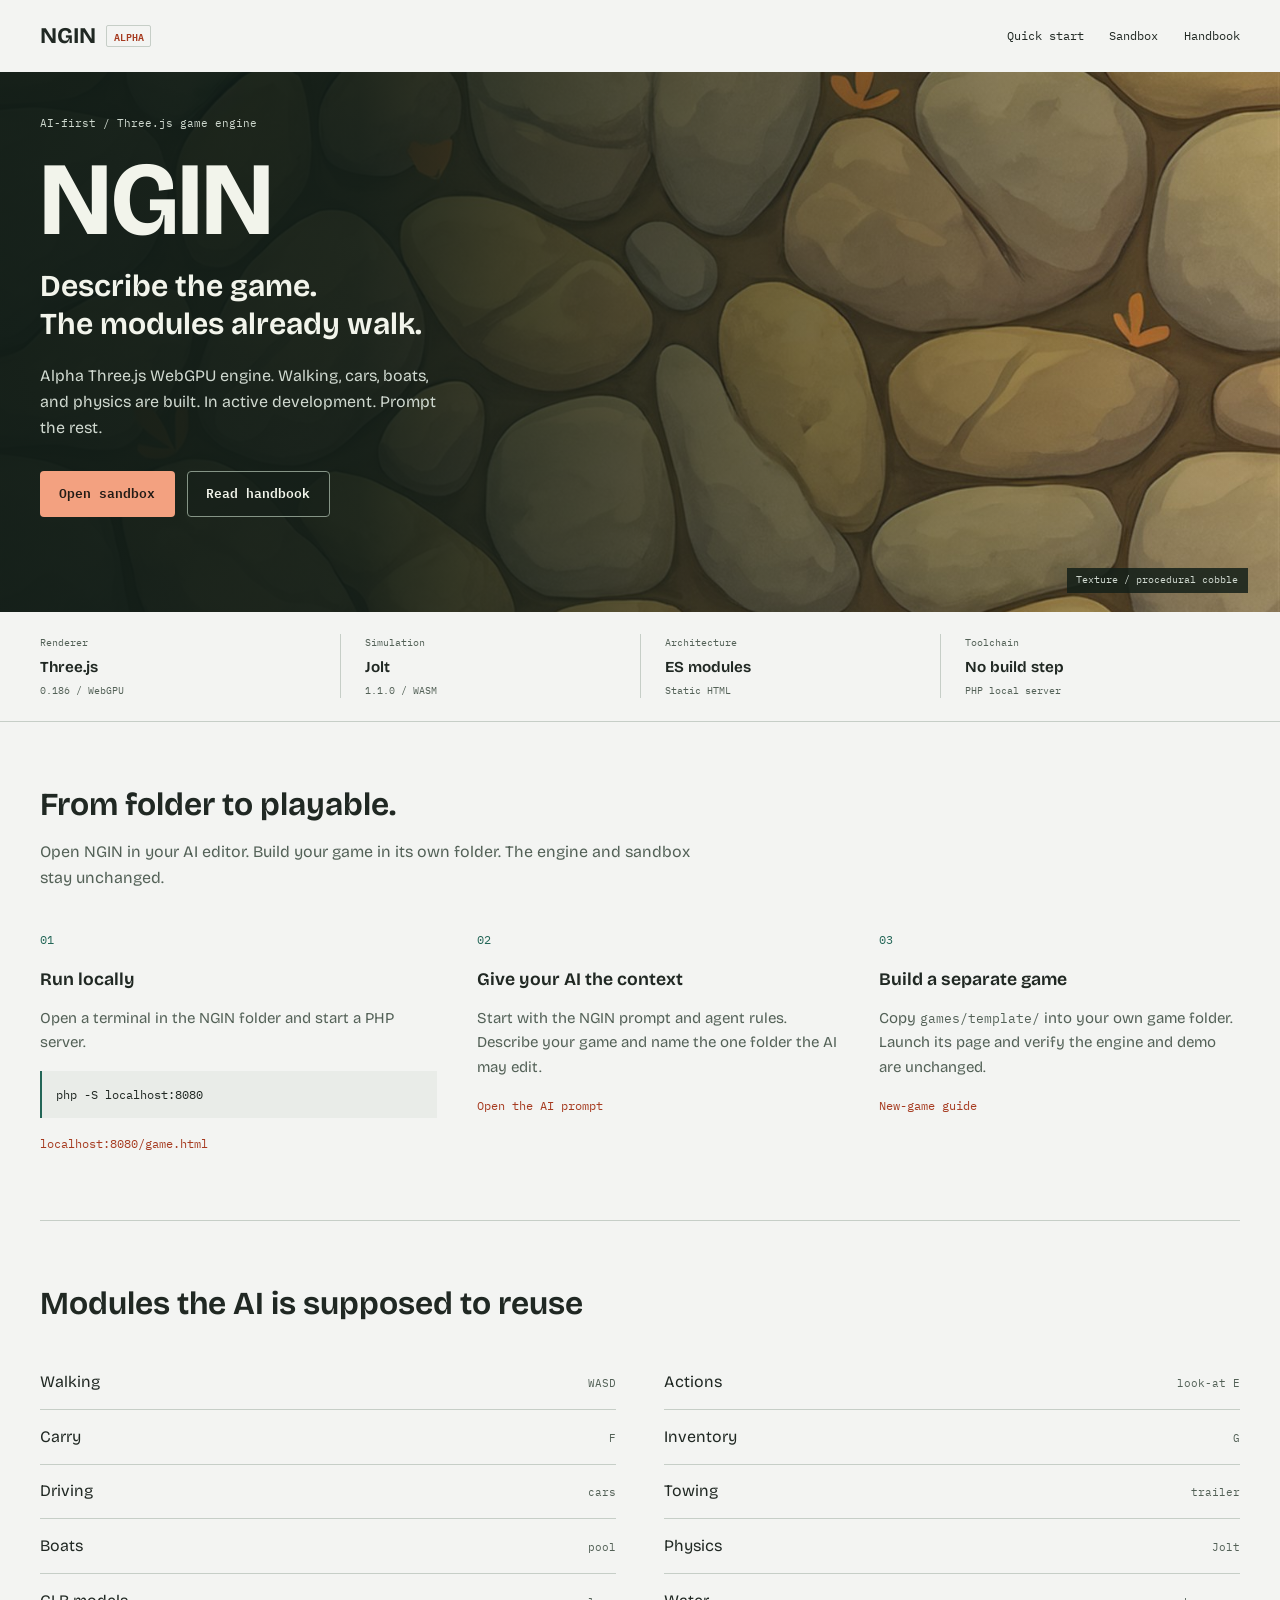
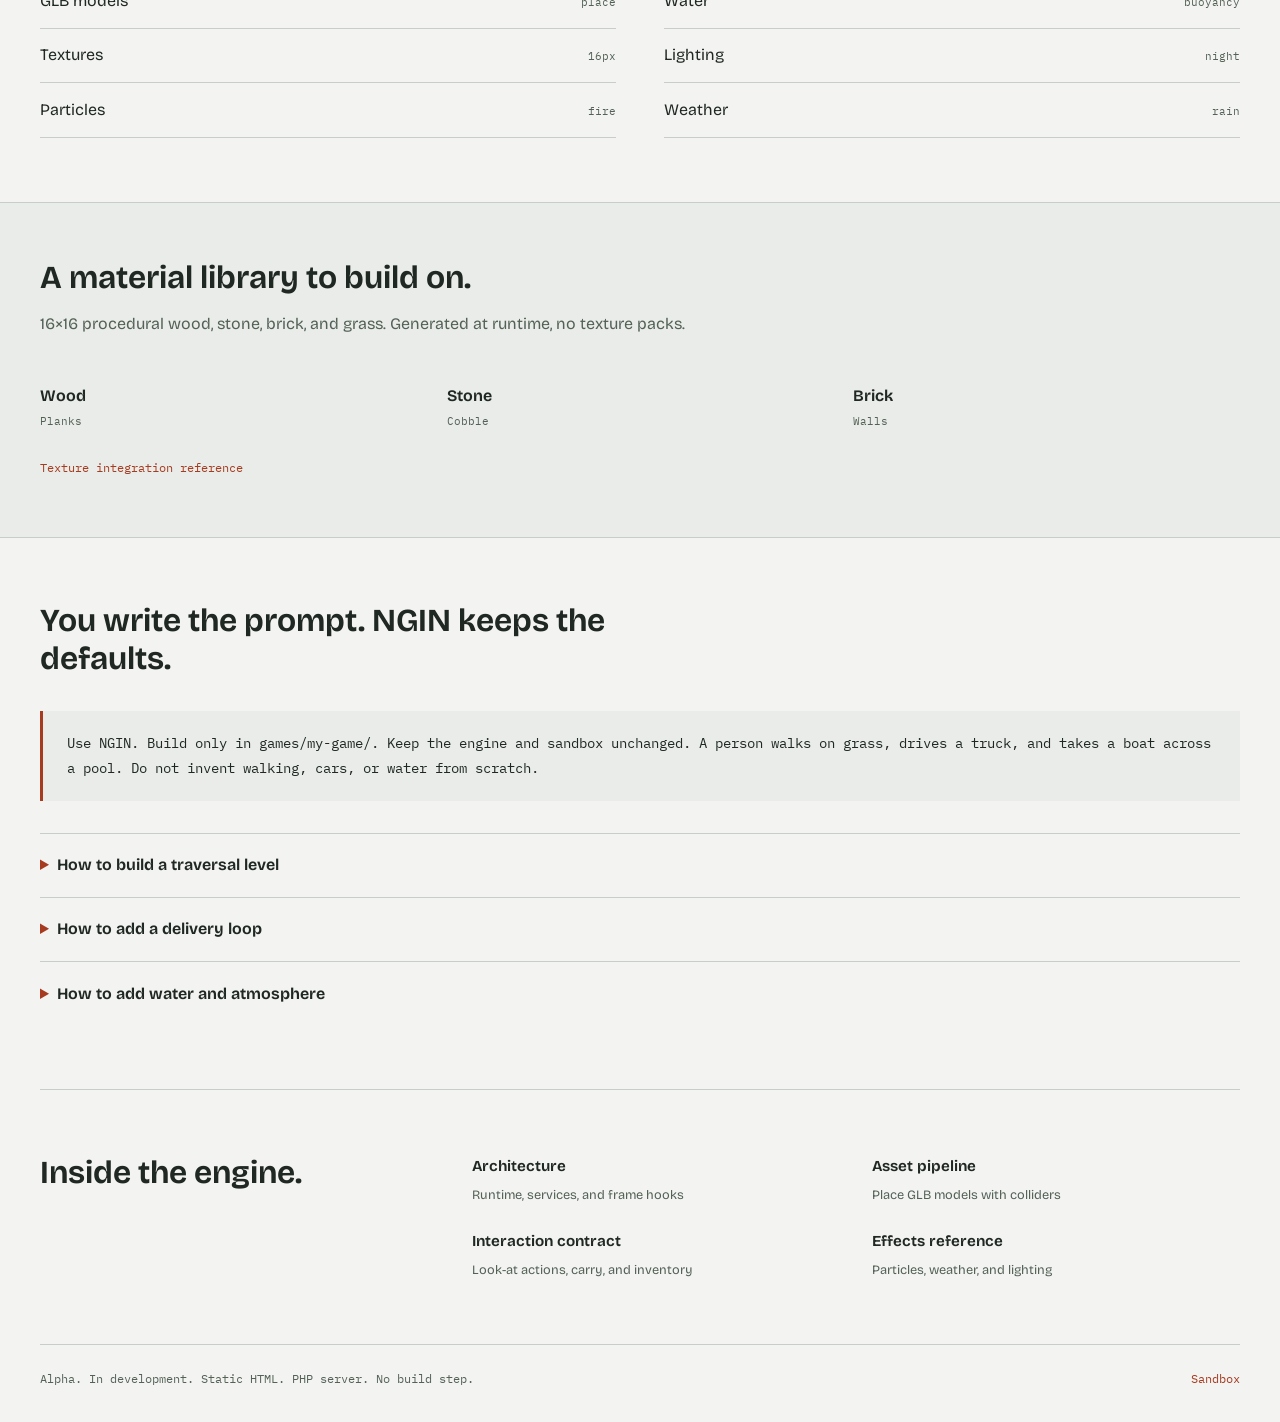
<file: index.html>
<!DOCTYPE html>
<html lang="en">
<head>
  <meta charset="UTF-8" />
  <meta name="viewport" content="width=device-width, initial-scale=1.0" />
  <title>NGIN - AI-first Three.js game engine</title>
  <meta name="description" content="NGIN is an alpha Three.js WebGPU engine with walking, cars, boats, and physics already built. Describe the game. Reuse the modules." />
  <link rel="preconnect" href="https://fonts.googleapis.com" />
  <link rel="preconnect" href="https://fonts.gstatic.com" crossorigin />
  <link href="https://fonts.googleapis.com/css2?family=Bricolage+Grotesque:opsz,wght@12..96,500;12..96,650;12..96,700&family=IBM+Plex+Mono:wght@400;600&display=swap" rel="stylesheet" />
  <link rel="stylesheet" href="./public/styles/site.css" />
  <link rel="stylesheet" href="./public/styles/landing.css" />
</head>
<body>
  <a class="skip-link" href="#main">Skip to content</a>

  <header class="wrap nav">
    <a class="brand" href="./index.html">
      <span class="wordmark">NGIN</span>
      <span class="badge">alpha</span>
    </a>
    <nav class="nav-links" aria-label="Main navigation">
      <a href="#quick-start">Quick start</a>
      <a href="./game.html">Sandbox</a>
      <a href="./docs/">Handbook</a>
    </nav>
  </header>

  <main id="main">
  <section class="hero" aria-labelledby="hero-title">
    <img class="hero-image" src="./public/landing-material.jpg" alt="" fetchpriority="high" width="1600" height="900" />
    <div class="wrap hero-content">
      <p class="hero-label">AI-first / Three.js game engine</p>
      <h1 class="brand-hero" id="hero-title">NGIN</h1>
      <p class="hero-heading">Describe the game.<br />The modules already walk.</p>
      <p class="lede">Alpha Three.js WebGPU engine. Walking, cars, boats, and physics are built. In active development. Prompt the rest.</p>
      <div class="cta-row">
        <a class="btn btn-solid" href="./game.html">Open sandbox</a>
        <a class="btn btn-ghost" href="./docs/">Read handbook</a>
      </div>
    </div>
    <p class="material-credit">Texture / procedural cobble</p>
  </section>

  <div class="stack-strip">
    <dl class="wrap stack-list">
      <div><dt>Renderer</dt><dd>Three.js <span>0.186 / WebGPU</span></dd></div>
      <div><dt>Simulation</dt><dd>Jolt <span>1.1.0 / WASM</span></dd></div>
      <div><dt>Architecture</dt><dd>ES modules <span>Static HTML</span></dd></div>
      <div><dt>Toolchain</dt><dd>No build step <span>PHP local server</span></dd></div>
    </dl>
  </div>

  <section class="wrap band" id="quick-start" aria-labelledby="start-title">
    <h2 id="start-title">From folder to playable.</h2>
    <p class="section-intro">Open NGIN in your AI editor. Build your game in its own folder. The engine and sandbox stay unchanged.</p>
    <ol class="steps">
      <li>
        <span class="step-number" aria-hidden="true">01</span>
        <h3>Run locally</h3>
        <p>Open a terminal in the NGIN folder and start a PHP server.</p>
        <pre><code>php -S localhost:8080</code></pre>
        <a href="http://localhost:8080/game.html">localhost:8080/game.html</a>
      </li>
      <li>
        <span class="step-number" aria-hidden="true">02</span>
        <h3>Give your AI the context</h3>
        <p>Start with the NGIN prompt and agent rules. Describe your game and name the one folder the AI may edit.</p>
        <a href="./docs/ai-prompt.md">Open the AI prompt</a>
      </li>
      <li>
        <span class="step-number" aria-hidden="true">03</span>
        <h3>Build a separate game</h3>
        <p>Copy <code>games/template/</code> into your own game folder. Launch its page and verify the engine and demo are unchanged.</p>
        <a href="./docs/new-game.md">New-game guide</a>
      </li>
    </ol>
  </section>

  <section class="wrap band" id="modules" aria-labelledby="modules-title">
    <h2 id="modules-title">Modules the AI is supposed to reuse</h2>
    <div class="mods">
      <a href="./docs/#walking">Walking <span>WASD</span></a>
      <a href="./docs/#actions">Actions <span>look-at E</span></a>
      <a href="./docs/#carry">Carry <span>F</span></a>
      <a href="./docs/#inventory">Inventory <span>G</span></a>
      <a href="./docs/#driving">Driving <span>cars</span></a>
      <a href="./docs/#towing">Towing <span>trailer</span></a>
      <a href="./docs/#boats">Boats <span>pool</span></a>
      <a href="./docs/#physics">Physics <span>Jolt</span></a>
      <a href="./docs/#glb">GLB models <span>place</span></a>
      <a href="./docs/#water">Water <span>buoyancy</span></a>
      <a href="./docs/#textures">Textures <span>16px</span></a>
      <a href="./docs/#lighting">Lighting <span>night</span></a>
      <a href="./docs/#particles">Particles <span>fire</span></a>
      <a href="./docs/#weather">Weather <span>rain</span></a>
    </div>
  </section>

  <section class="materials-band" aria-labelledby="materials-title">
    <div class="wrap">
      <h2 id="materials-title">A material library to build on.</h2>
      <p class="section-intro">16×16 procedural wood, stone, brick, and grass. Generated at runtime, no texture packs.</p>
      <div class="material-grid">
        <a class="material" href="./docs/#textures">
          <span>Wood <small>Planks</small></span>
        </a>
        <a class="material" href="./docs/#textures">
          <span>Stone <small>Cobble</small></span>
        </a>
        <a class="material" href="./docs/#textures">
          <span>Brick <small>Walls</small></span>
        </a>
      </div>
      <a class="text-link" href="./docs/textures-module.md">Texture integration reference</a>
    </div>
  </section>

  <section class="wrap band prompt-band" aria-labelledby="prompt-title">
    <h2 id="prompt-title">You write the prompt. NGIN keeps the defaults.</h2>
    <p class="prompt">Use NGIN. Build only in games/my-game/. Keep the engine and sandbox unchanged. A person walks on grass, drives a truck, and takes a boat across a pool. Do not invent walking, cars, or water from scratch.</p>
    <div class="recipes">
      <details>
        <summary>How to build a traversal level</summary>
        <p class="prompt">Use NGIN walking. Third person, drag to look. Build a courtyard with stairs, a ramp, and a trampoline. Add matching colliders to every solid surface. Keep the block character and default movement.</p>
        <a href="./docs/#walking">Walking module</a>
      </details>
      <details>
        <summary>How to add a delivery loop</summary>
        <p class="prompt">Use NGIN driving, carry, and inventory. Add a truck and orange crates. E enters the truck, F carries, G stows. Add a marked delivery area and count crates delivered. Do not rewrite vehicles or carry.</p>
        <a href="./docs/#carry">Carry module</a>
      </details>
      <details>
        <summary>How to add water and atmosphere</summary>
        <p class="prompt">Use NGIN water, boats, and day/night. A pool with a fishing boat, start at dusk, and enable rain. Keep buoyancy and the existing sky system. Add my game logic separately.</p>
        <a href="./docs/#water">Water module</a>
      </details>
    </div>
  </section>

  <section class="wrap band reference-band" aria-labelledby="reference-title">
    <h2 id="reference-title">Inside the engine.</h2>
    <div class="reference-links">
      <a href="./docs/README.md"><span>Architecture</span><small>Runtime, services, and frame hooks</small></a>
      <a href="./docs/glb-module.md"><span>Asset pipeline</span><small>Place GLB models with colliders</small></a>
      <a href="./docs/interaction-module.md"><span>Interaction contract</span><small>Look-at actions, carry, and inventory</small></a>
      <a href="./docs/effects-module.md"><span>Effects reference</span><small>Particles, weather, and lighting</small></a>
    </div>
  </section>
  </main>

  <footer class="wrap foot">
    <span>Alpha. In development. Static HTML. PHP server. No build step.</span>
    <a href="./game.html">Sandbox</a>
  </footer>
</body>
</html>
</file>
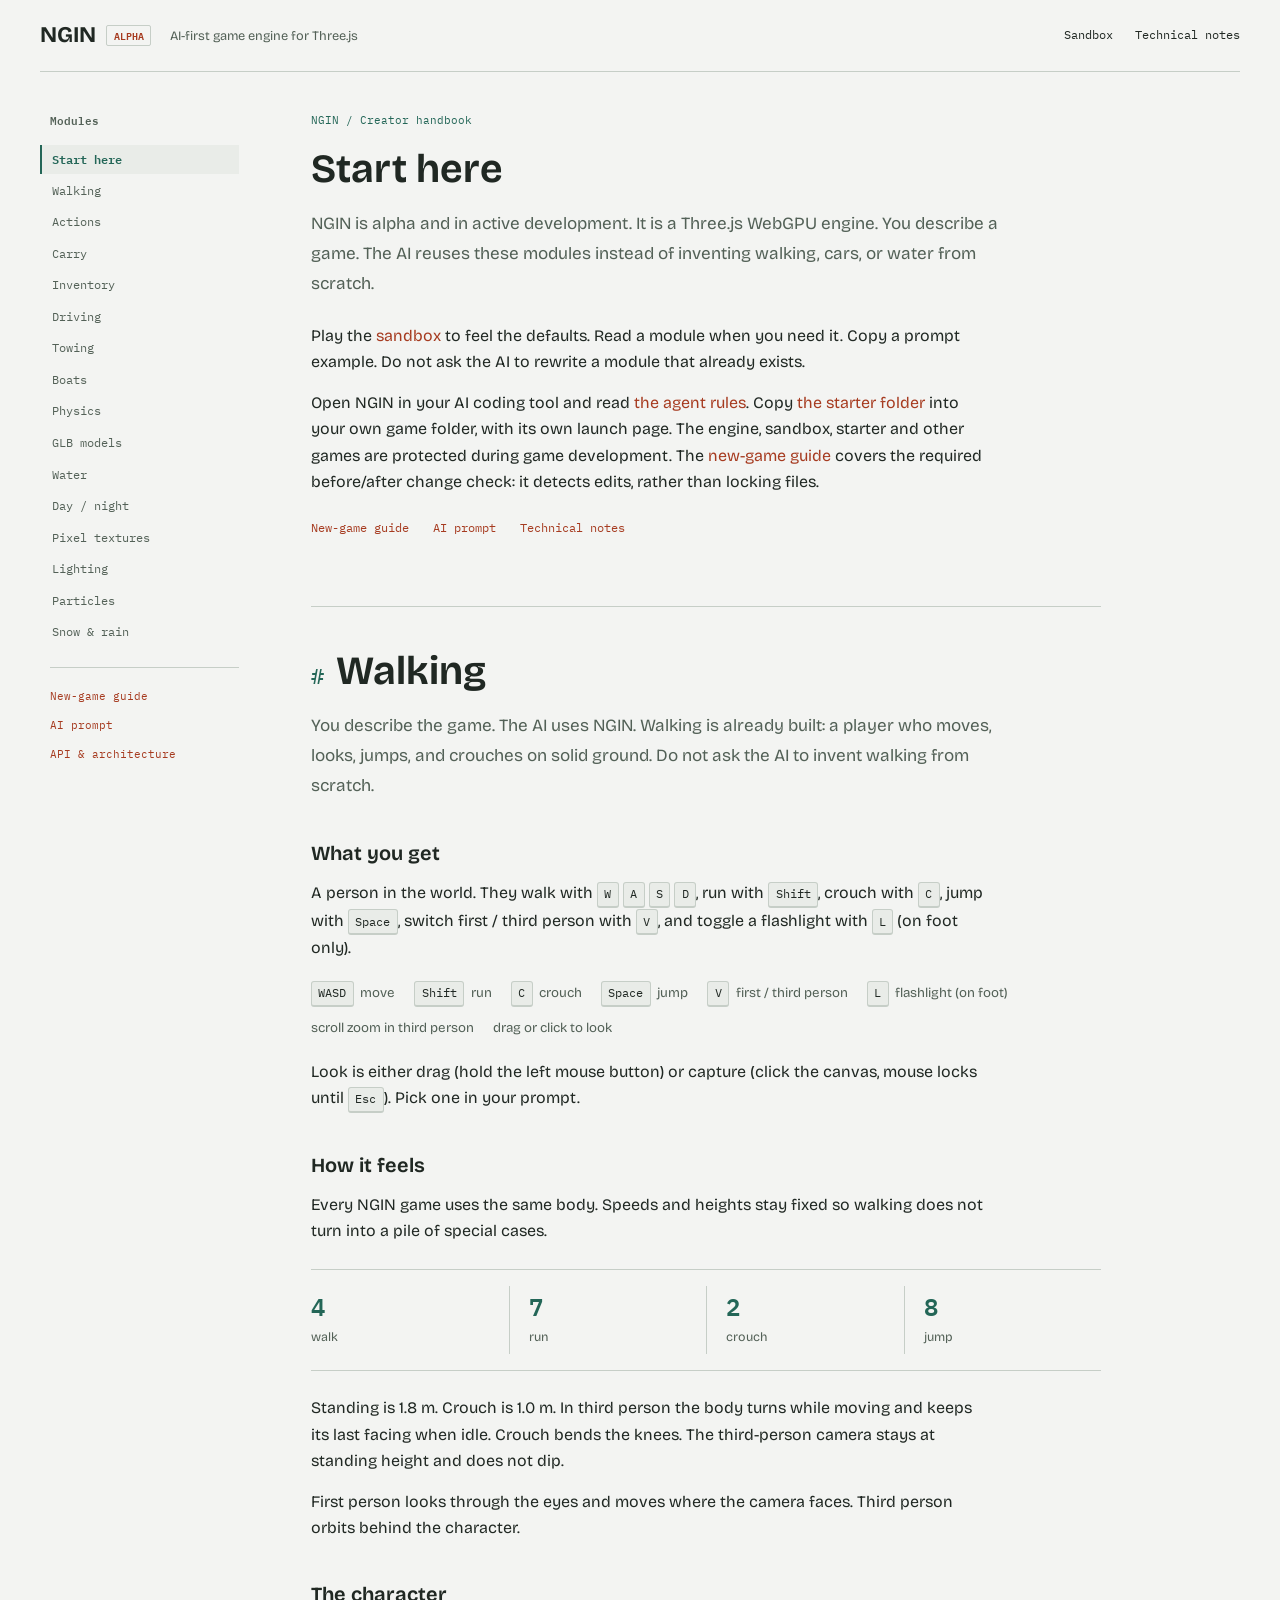
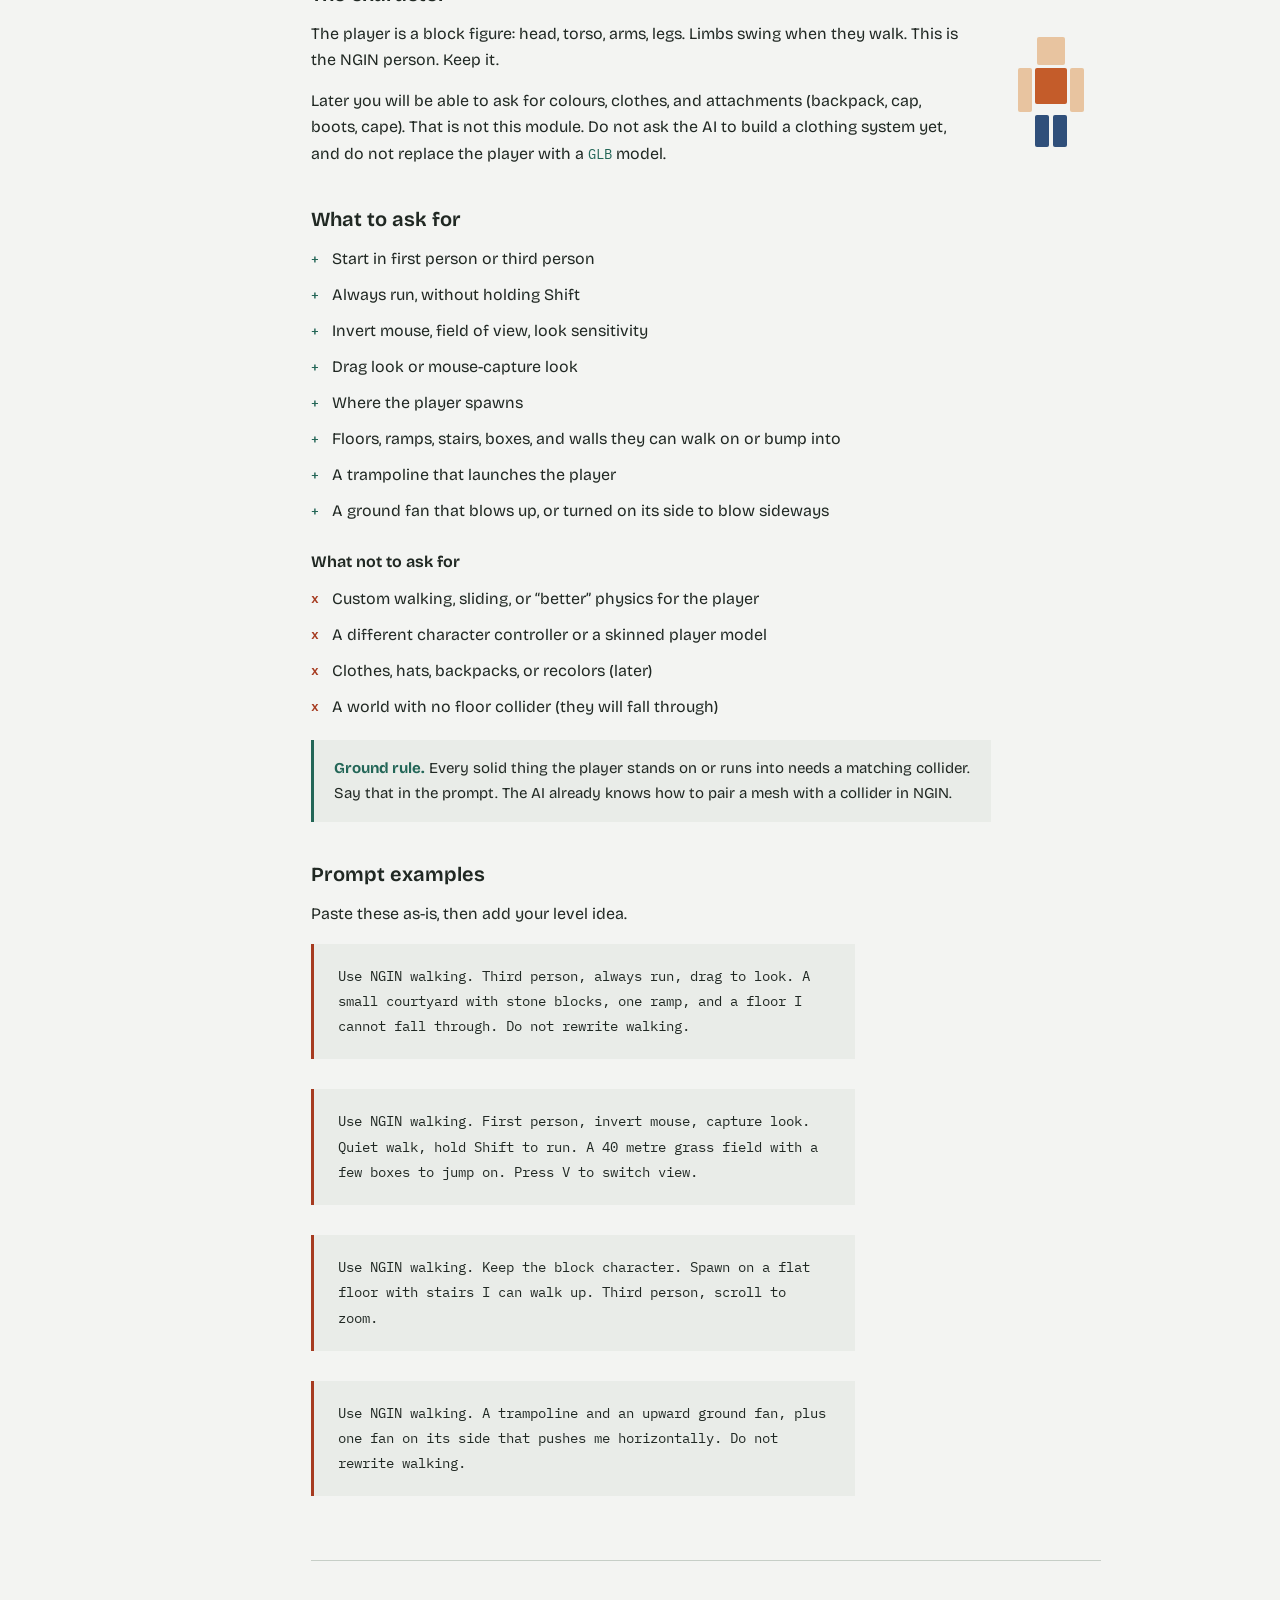
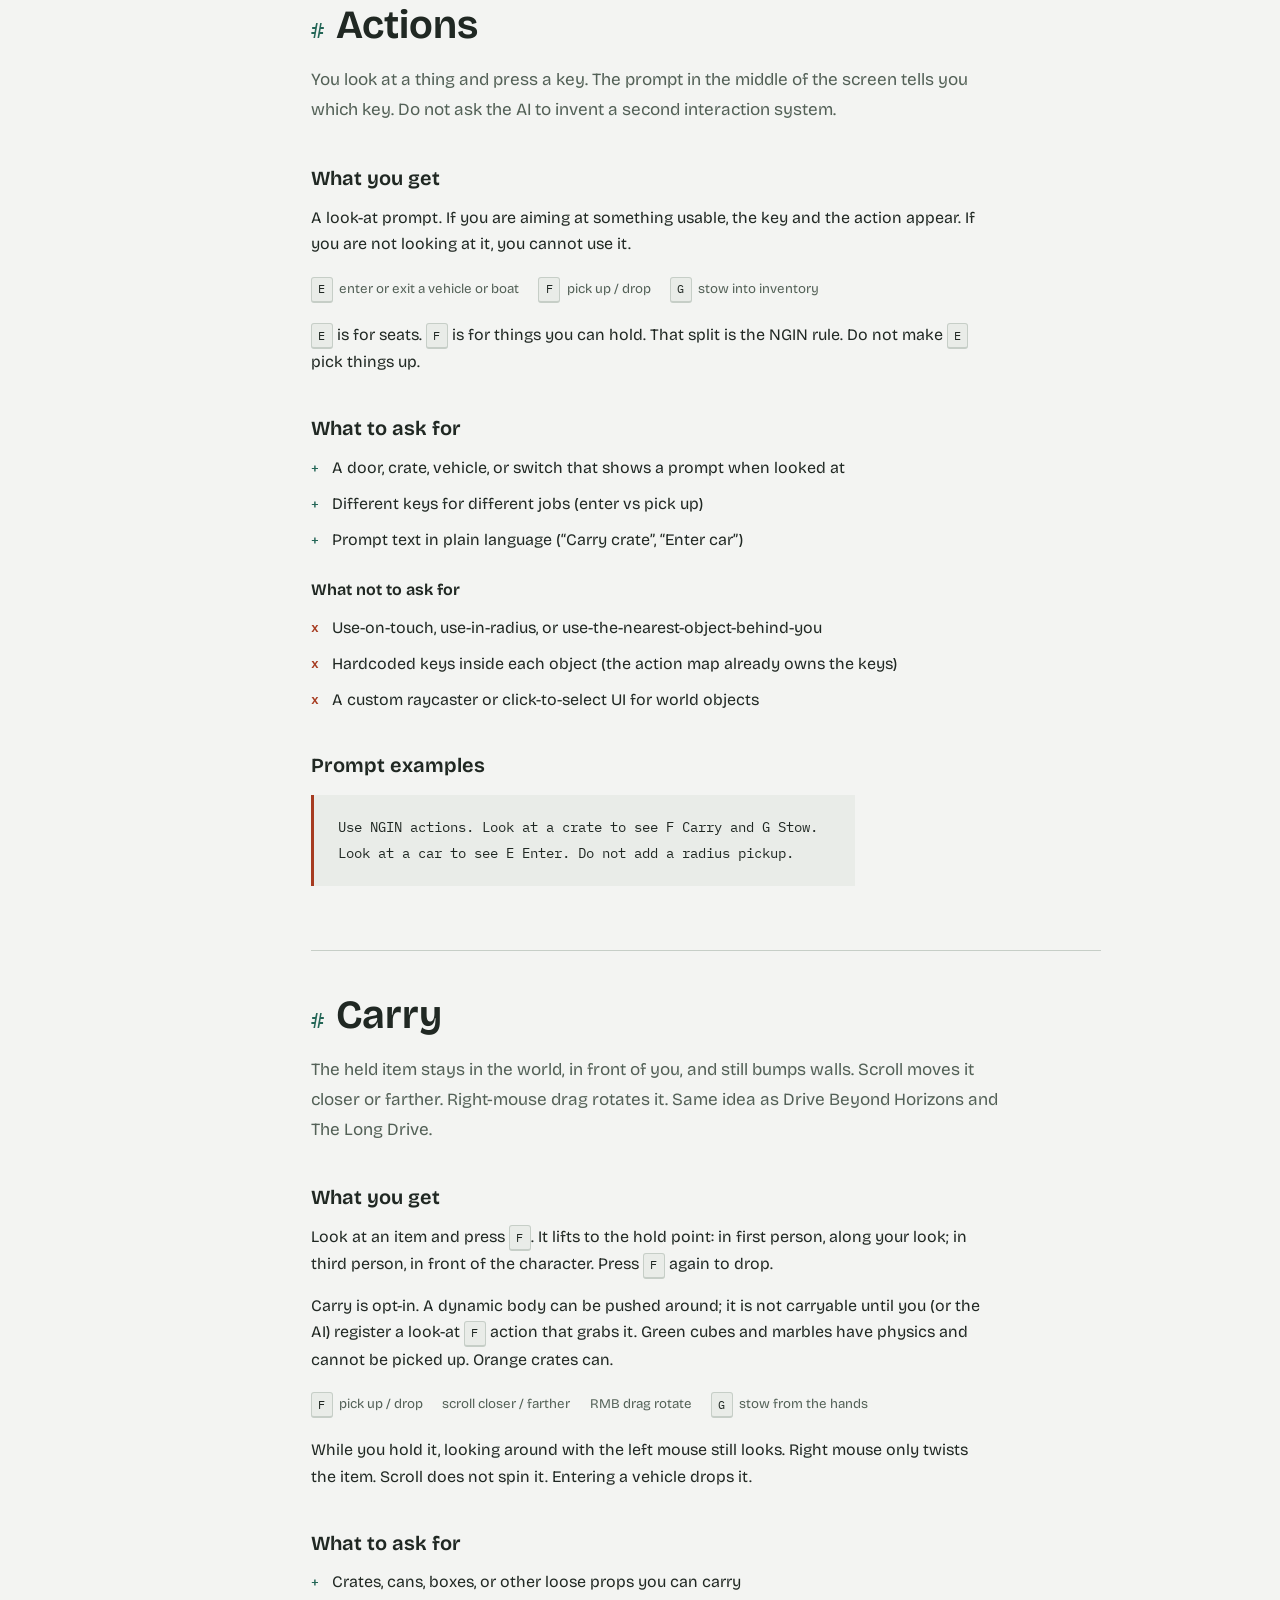
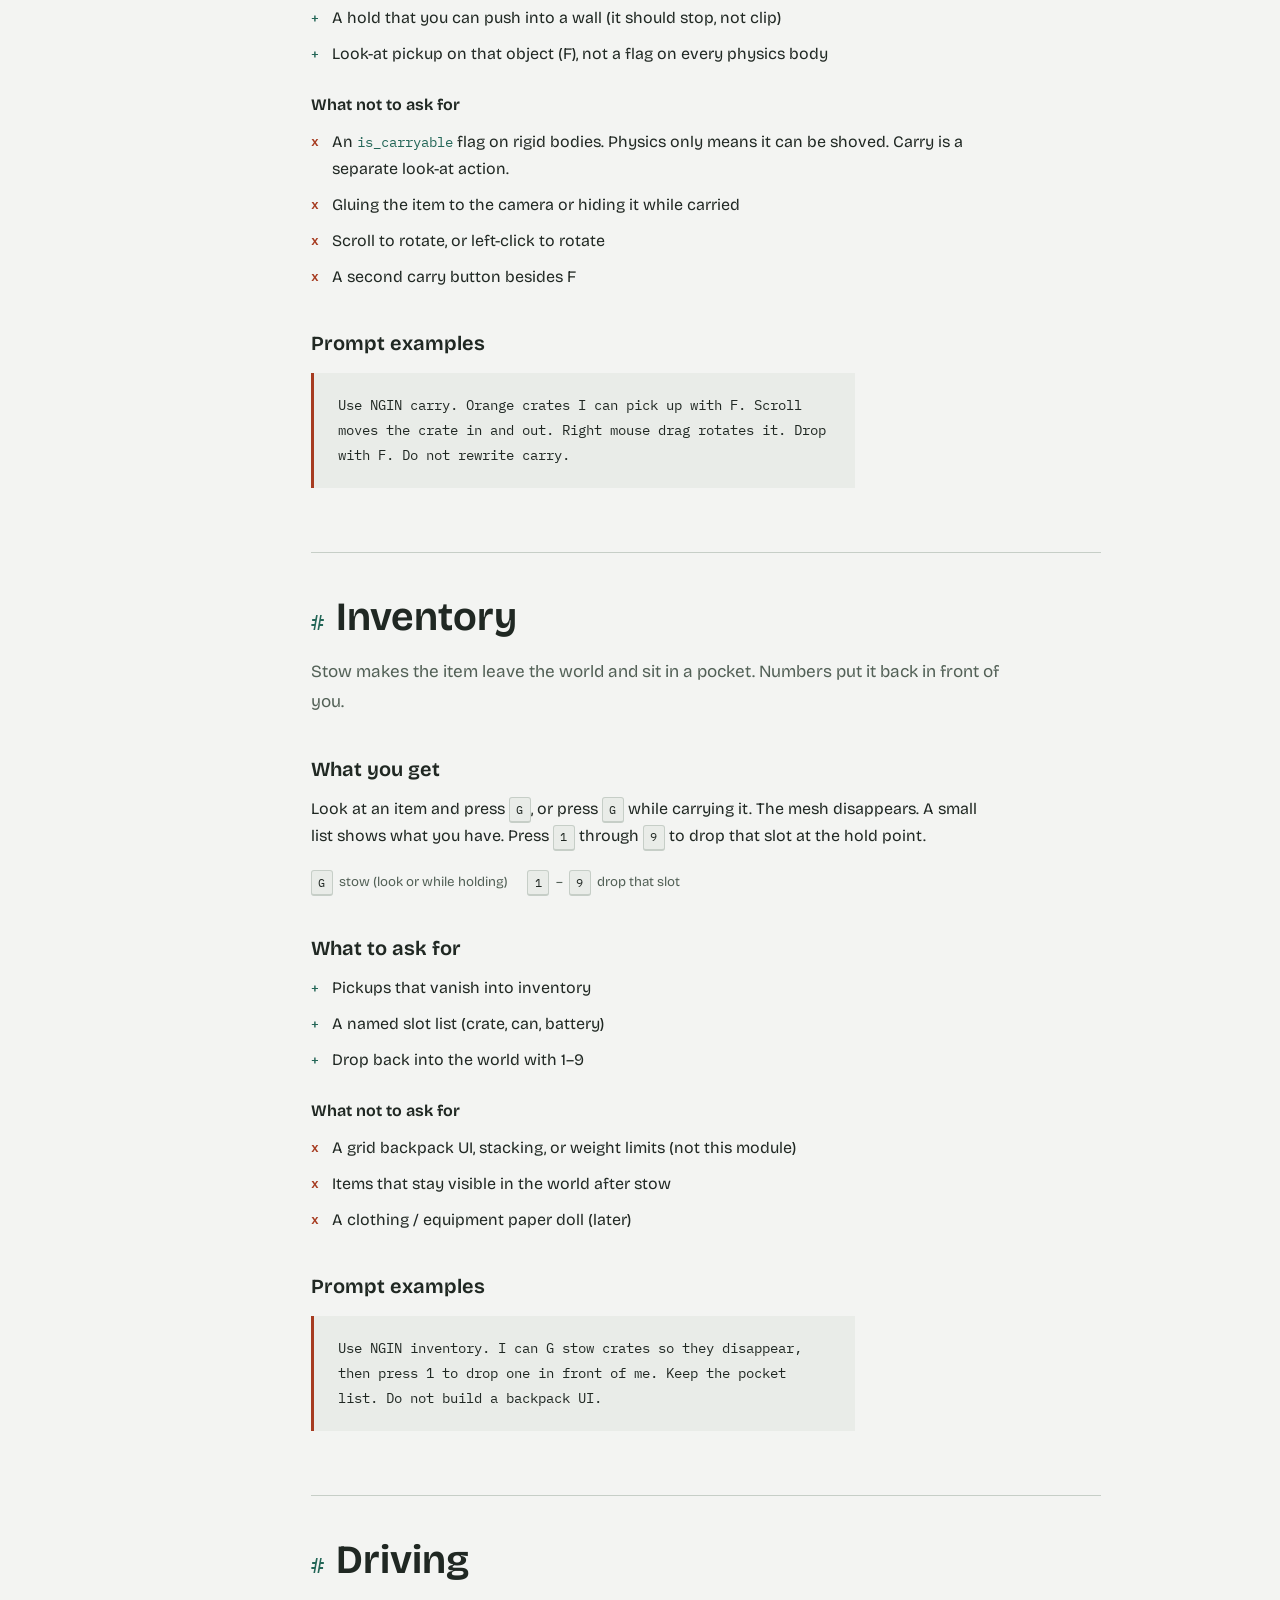
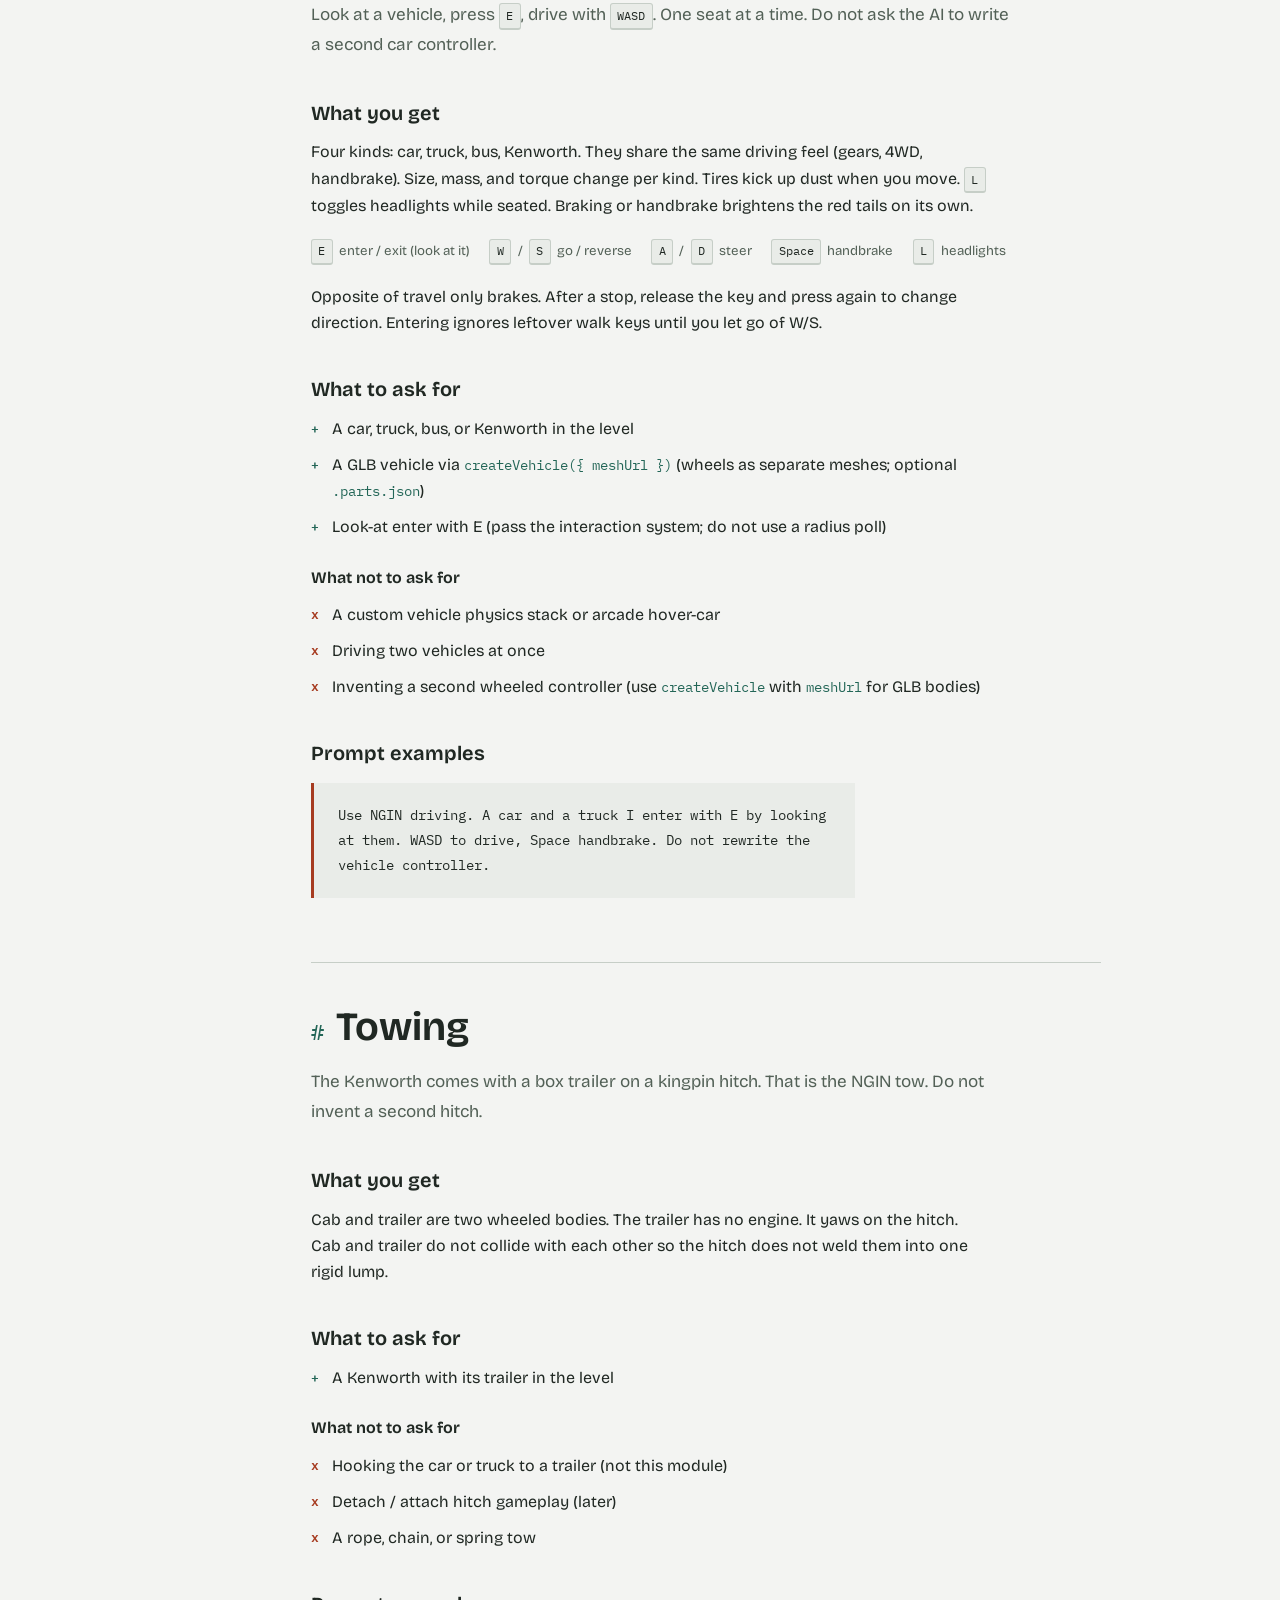
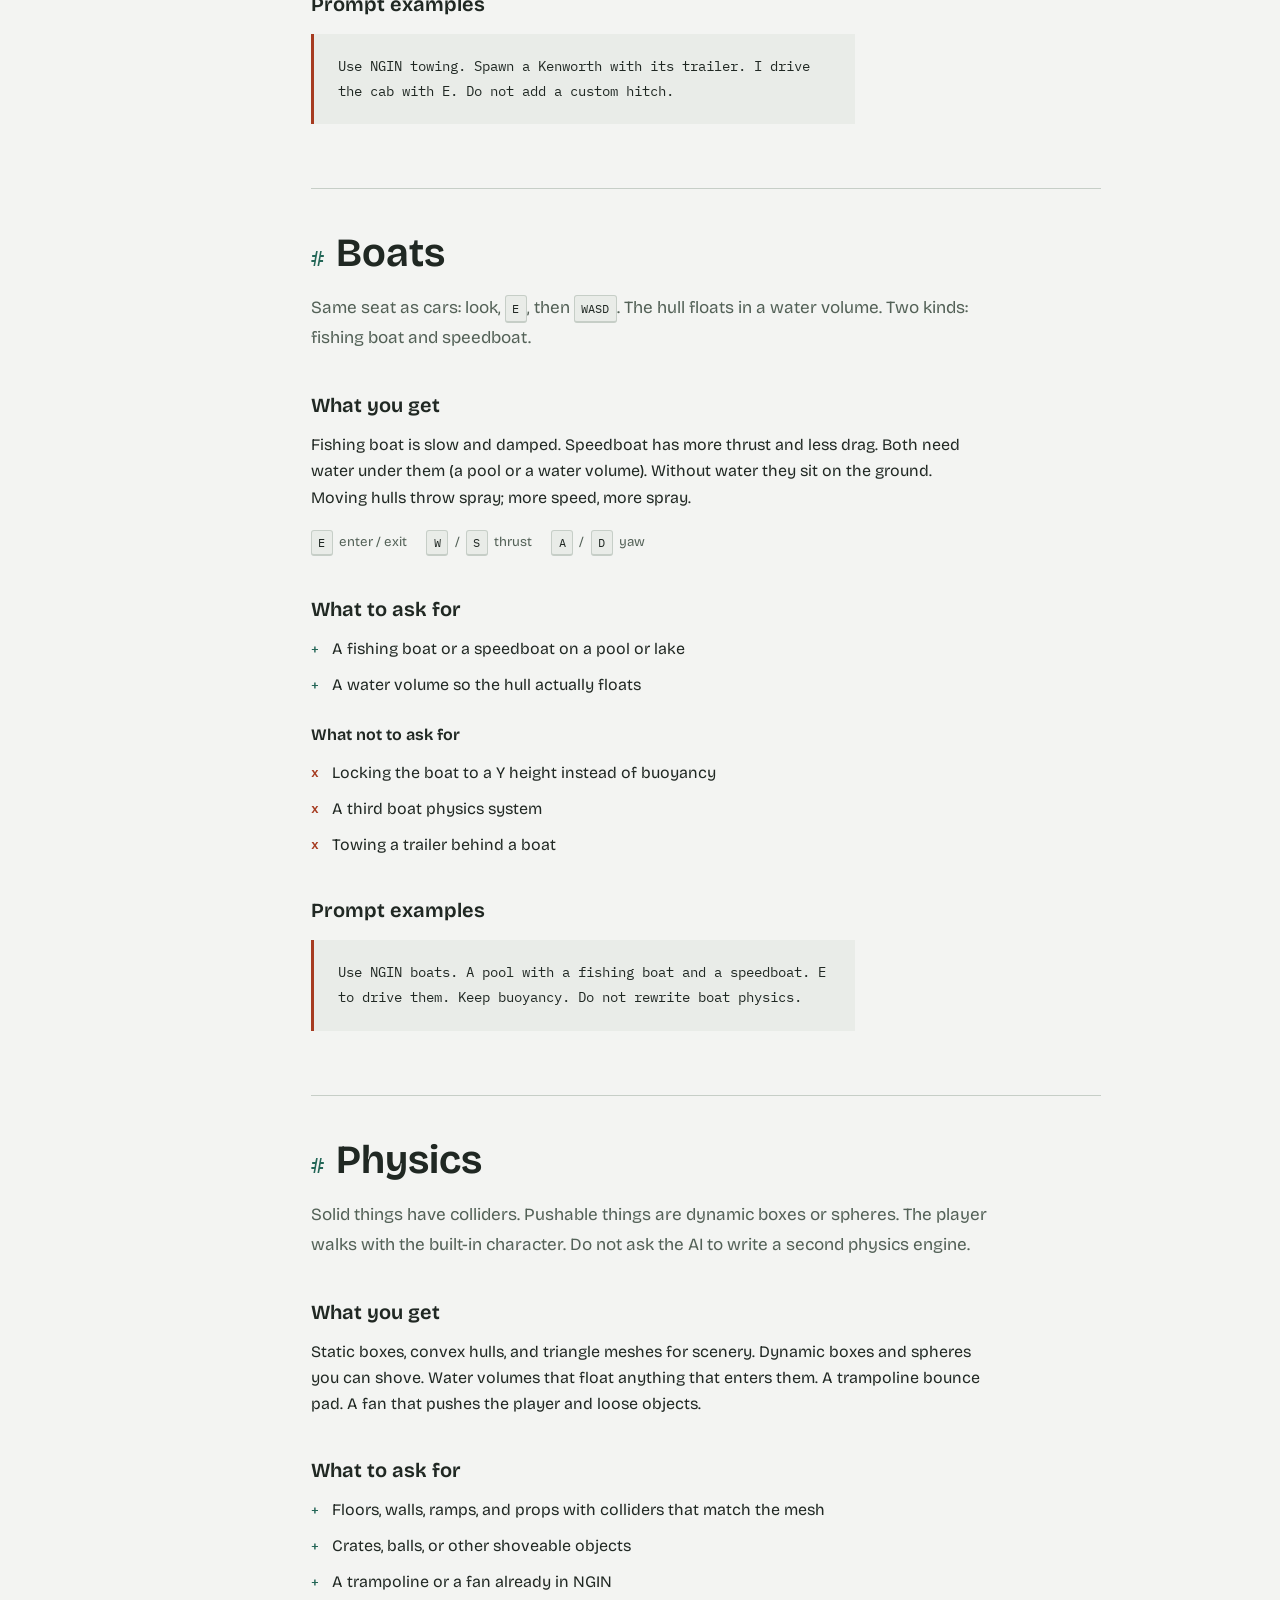
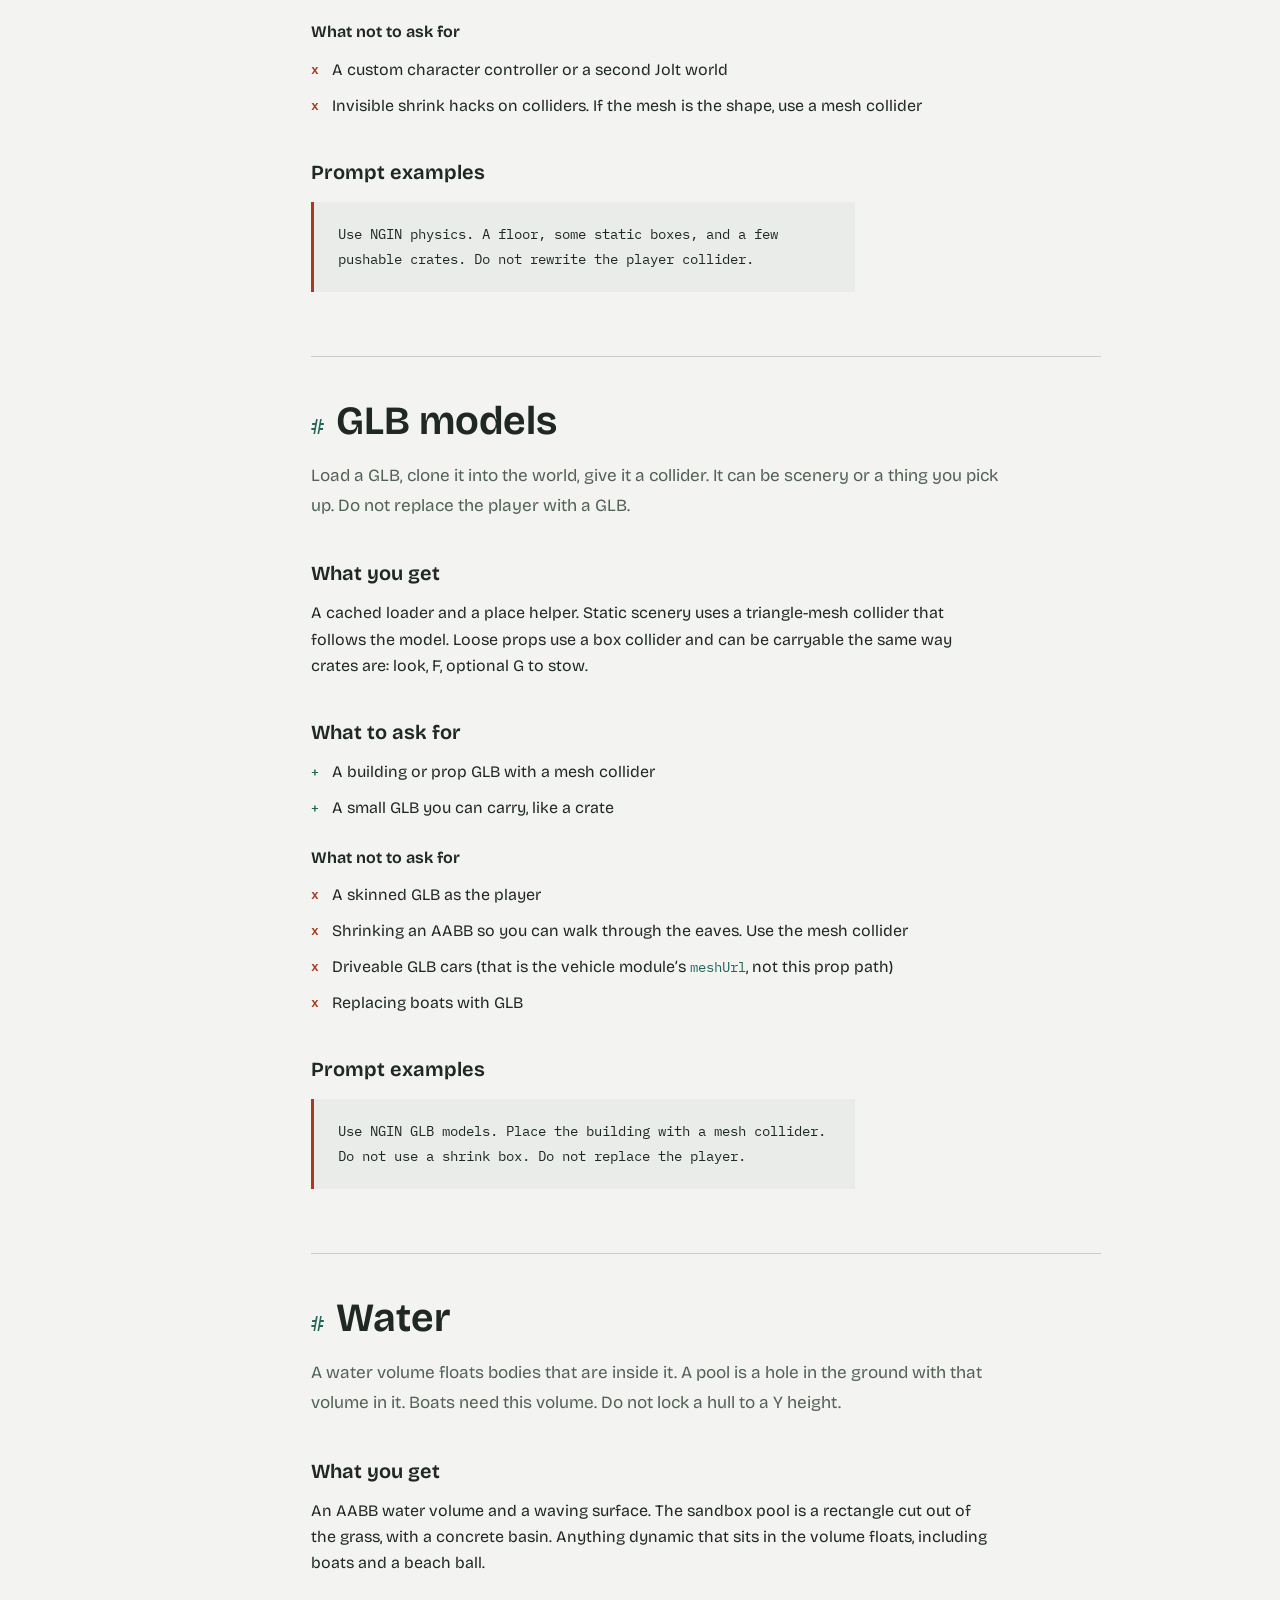
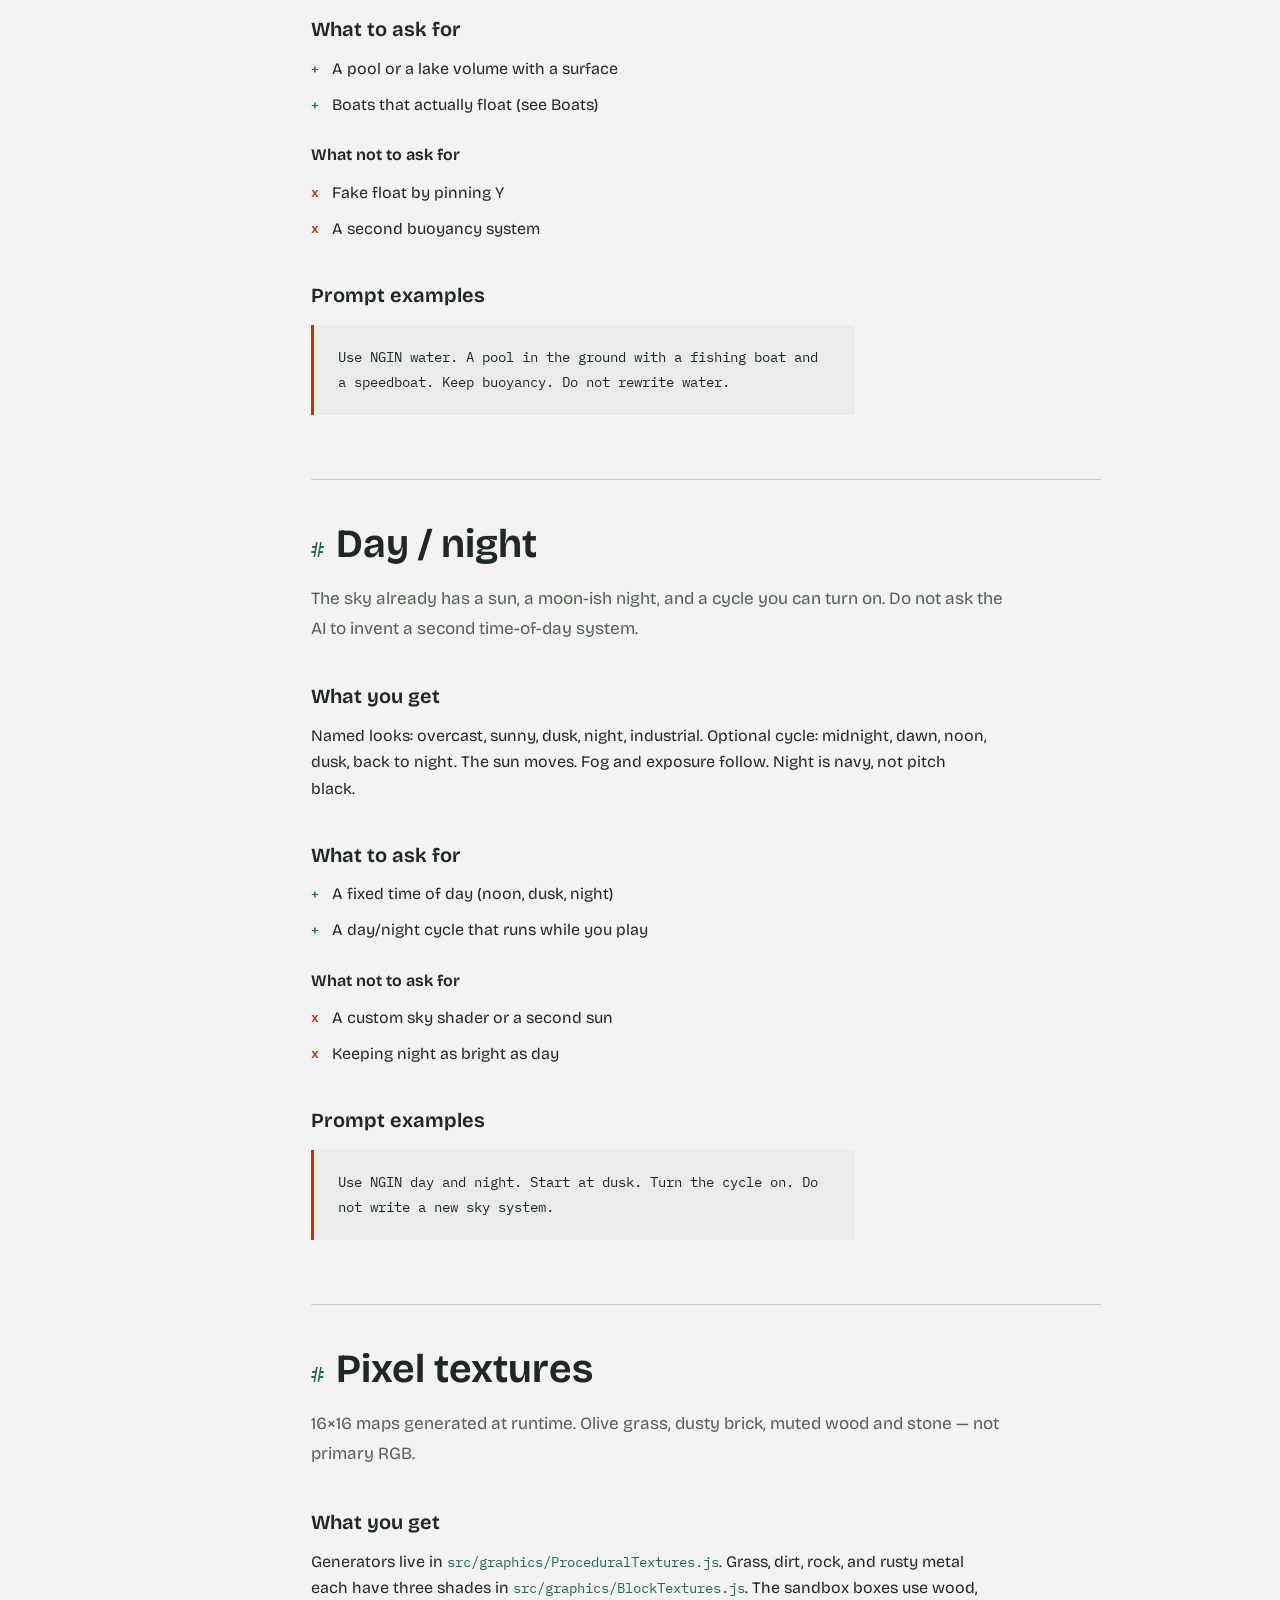
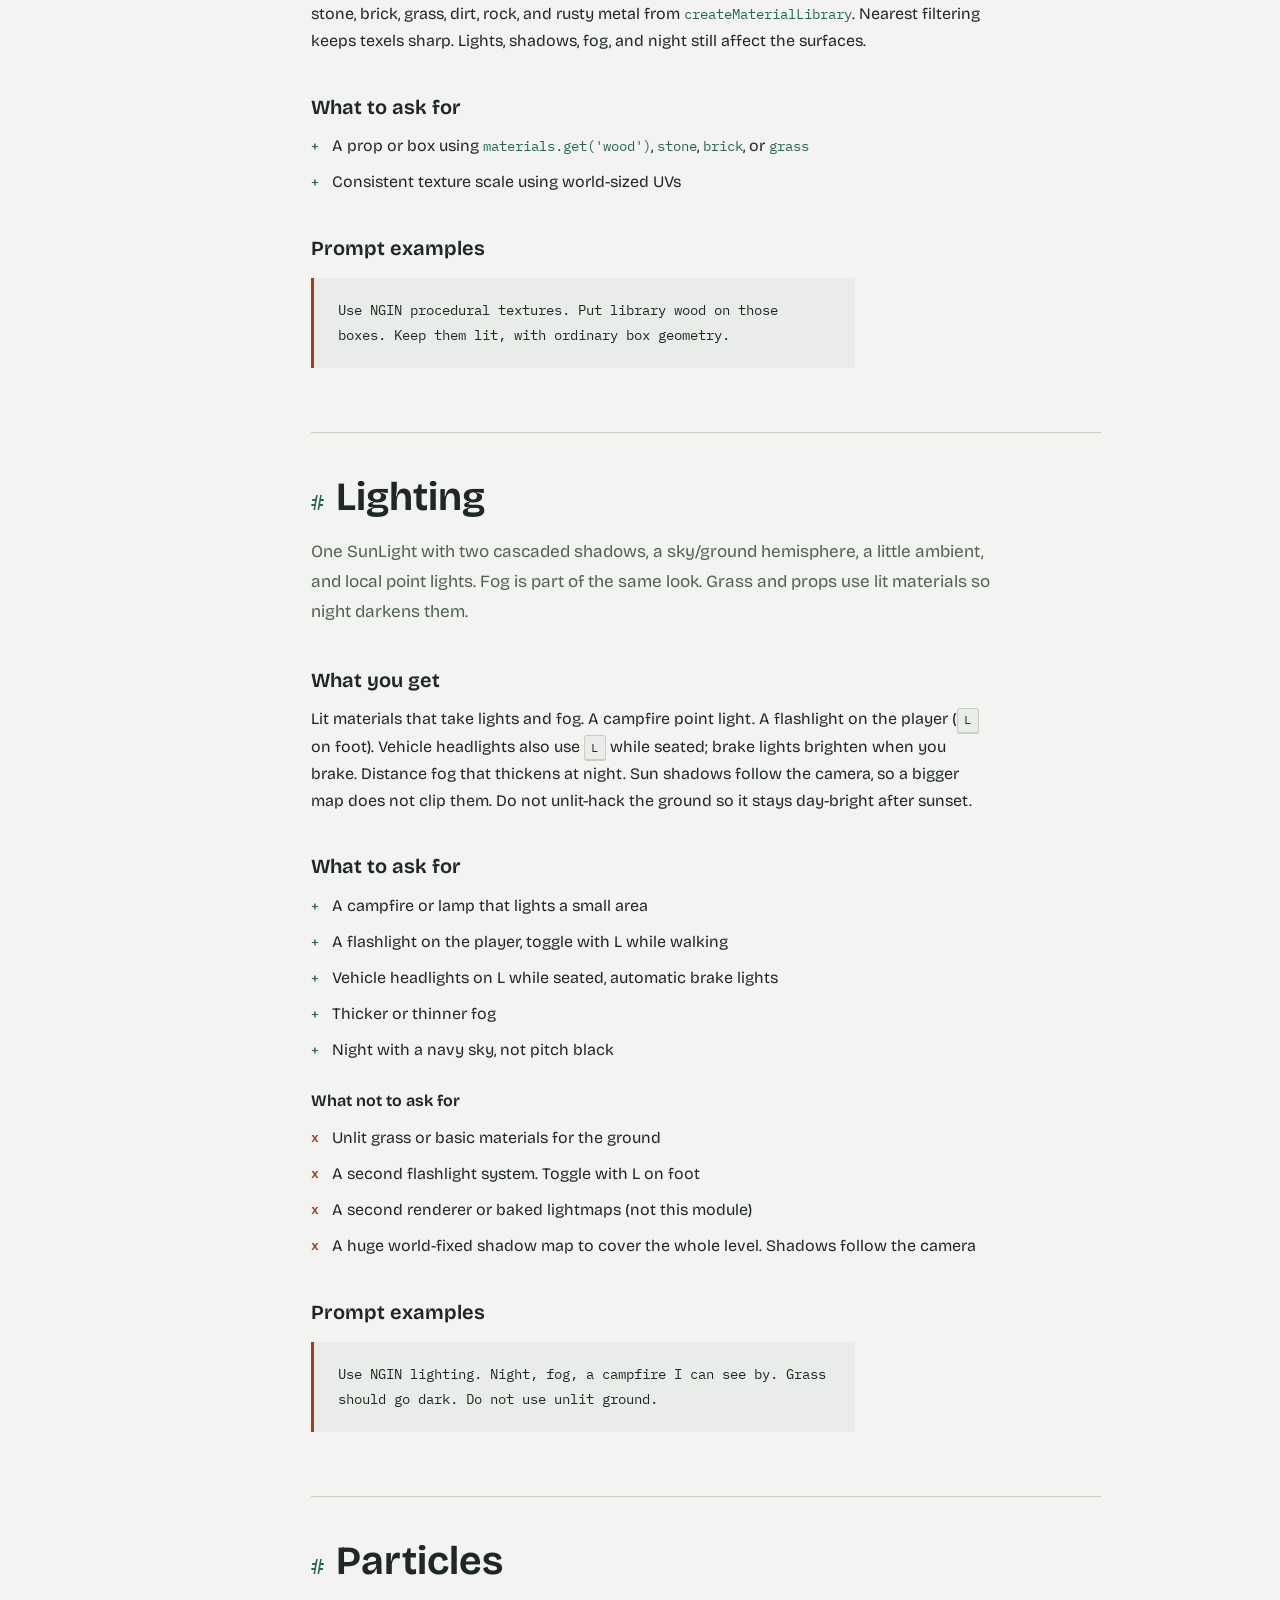
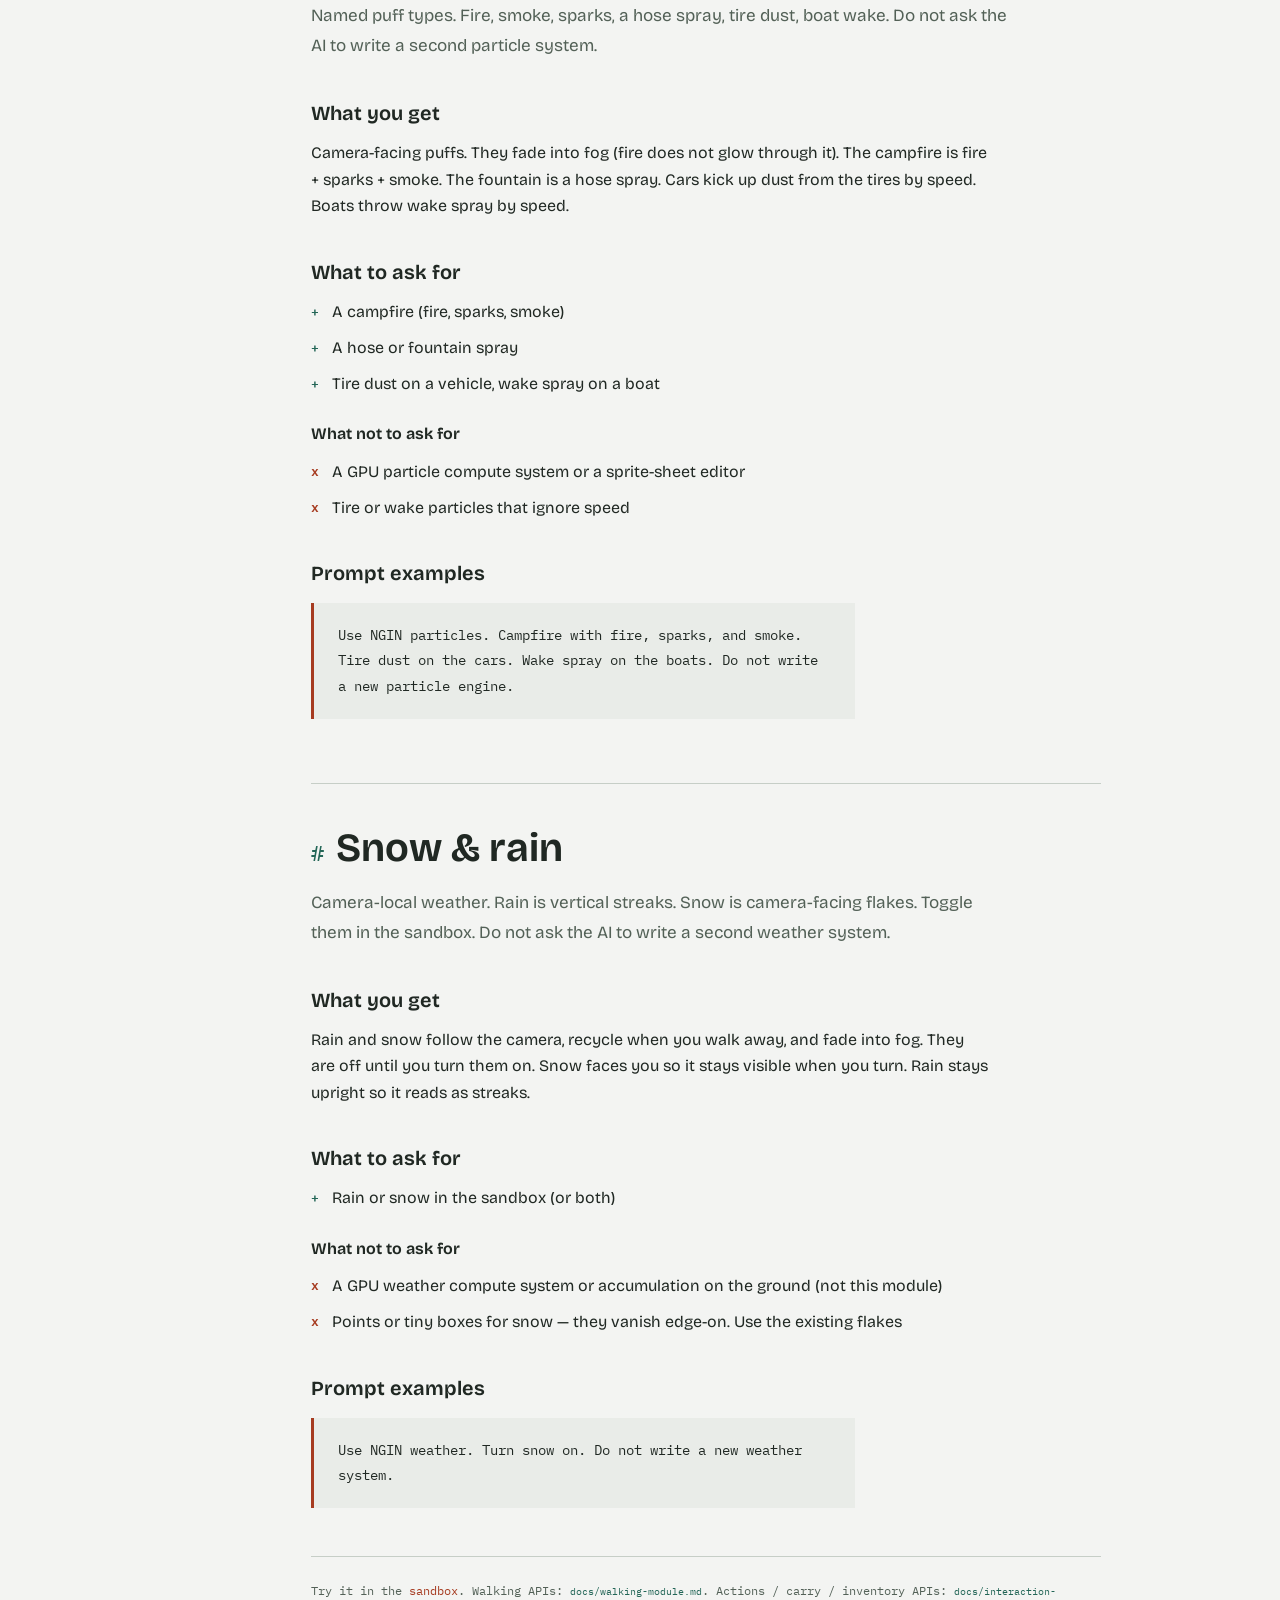
<file: docs/index.html>
<!DOCTYPE html>
<html lang="en">
<head>
  <meta charset="UTF-8" />
  <meta name="viewport" content="width=device-width, initial-scale=1.0" />
  <title>NGIN - Handbook</title>
  <meta name="description" content="NGIN creator handbook: prompt existing walking, vehicle, physics, water, and graphics modules. Technical references for AI-assisted game development." />
  <link rel="preconnect" href="https://fonts.googleapis.com" />
  <link rel="preconnect" href="https://fonts.gstatic.com" crossorigin />
  <link href="https://fonts.googleapis.com/css2?family=Bricolage+Grotesque:opsz,wght@12..96,500;12..96,650;12..96,700&family=IBM+Plex+Mono:wght@400;600&display=swap" rel="stylesheet" />
  <link rel="stylesheet" href="../public/styles/site.css" />
  <link rel="stylesheet" href="./styles.css" />
  <script type="module" src="./navigation.js"></script>
</head>
<body>
  <a class="skip-link" href="#content">Skip to handbook</a>
  <div class="wrap">
    <header class="top">
      <a class="brand" href="../index.html">
        <span class="logo">NGIN</span>
        <span class="badge">alpha</span>
        <span class="tag">AI-first game engine for Three.js</span>
      </a>
      <nav class="top-links" aria-label="Main navigation">
        <a href="../game.html">Sandbox</a>
        <a href="./README.md">Technical notes</a>
      </nav>
    </header>

    <div class="layout">
      <aside class="rail">
        <nav aria-label="Handbook modules">
        <h2>Modules</h2>
        <ul class="module-list">
          <li><a class="now" href="#start">Start here</a></li>
          <li><a class="now" href="#walking">Walking</a></li>
          <li><a class="now" href="#actions">Actions</a></li>
          <li><a class="now" href="#carry">Carry</a></li>
          <li><a class="now" href="#inventory">Inventory</a></li>
          <li><a class="now" href="#driving">Driving</a></li>
          <li><a class="now" href="#towing">Towing</a></li>
          <li><a class="now" href="#boats">Boats</a></li>
          <li><a class="now" href="#physics">Physics</a></li>
          <li><a class="now" href="#glb">GLB models</a></li>
          <li><a class="now" href="#water">Water</a></li>
          <li><a class="now" href="#daynight">Day / night</a></li>
          <li><a class="now" href="#textures">Pixel textures</a></li>
          <li><a class="now" href="#lighting">Lighting</a></li>
          <li><a class="now" href="#particles">Particles</a></li>
          <li><a class="now" href="#weather">Snow &amp; rain</a></li>
        </ul>
        </nav>
        <div class="rail-reference">
          <a href="./new-game.md">New-game guide</a>
          <a href="./ai-prompt.md">AI prompt</a>
          <a href="./README.md">API &amp; architecture</a>
        </div>
      </aside>

      <main class="article" id="content">
        <section class="intro" id="start">
          <p class="handbook-label">NGIN / Creator handbook</p>
          <h1>Start here</h1>
          <p class="lede">
            NGIN is alpha and in active development. It is a Three.js WebGPU engine. You describe a game. The AI reuses these modules instead of inventing walking, cars, or water from scratch.
          </p>
          <p>
            Play the <a href="../game.html">sandbox</a> to feel the defaults. Read a module when you need it. Copy a prompt example. Do not ask the AI to rewrite a module that already exists.
          </p>
          <p>
            Open NGIN in your AI coding tool and read <a href="../AGENTS.md">the agent rules</a>.
            Copy <a href="../games/template/">the starter folder</a> into your own game folder,
            with its own launch page. The engine, sandbox, starter and other games are protected
            during game development. The <a href="./new-game.md">new-game guide</a> covers the
            required before/after change check: it detects edits, rather than locking files.
          </p>
          <div class="intro-references">
            <a href="./new-game.md">New-game guide</a>
            <a href="./ai-prompt.md">AI prompt</a>
            <a href="./README.md">Technical notes</a>
          </div>
        </section>

        <h1 id="walking">Walking</h1>
        <p class="lede">
          You describe the game. The AI uses NGIN. Walking is already built: a player who moves, looks, jumps, and crouches on solid ground. Do not ask the AI to invent walking from scratch.
        </p>

        <section>
          <h2>What you get</h2>
          <p>
            A person in the world. They walk with <kbd>W</kbd> <kbd>A</kbd> <kbd>S</kbd> <kbd>D</kbd>, run with <kbd>Shift</kbd>, crouch with <kbd>C</kbd>, jump with <kbd>Space</kbd>, switch first / third person with <kbd>V</kbd>, and toggle a flashlight with <kbd>L</kbd> (on foot only).
          </p>
          <div class="keys">
            <div class="key"><kbd>WASD</kbd> move</div>
            <div class="key"><kbd>Shift</kbd> run</div>
            <div class="key"><kbd>C</kbd> crouch</div>
            <div class="key"><kbd>Space</kbd> jump</div>
            <div class="key"><kbd>V</kbd> first / third person</div>
            <div class="key"><kbd>L</kbd> flashlight (on foot)</div>
            <div class="key">scroll zoom in third person</div>
            <div class="key">drag or click to look</div>
          </div>
          <p>
            Look is either drag (hold the left mouse button) or capture (click the canvas, mouse locks until <kbd>Esc</kbd>). Pick one in your prompt.
          </p>
        </section>

        <section>
          <h2>How it feels</h2>
          <p>
            Every NGIN game uses the same body. Speeds and heights stay fixed so walking does not turn into a pile of special cases.
          </p>
          <div class="feel">
            <div><b>4</b><span>walk</span></div>
            <div><b>7</b><span>run</span></div>
            <div><b>2</b><span>crouch</span></div>
            <div><b>8</b><span>jump</span></div>
          </div>
          <p>
            Standing is 1.8 m. Crouch is 1.0 m. In third person the body turns while moving and keeps its last facing when idle. Crouch bends the knees. The third-person camera stays at standing height and does not dip.
          </p>
          <p>
            First person looks through the eyes and moves where the camera faces. Third person orbits behind the character.
          </p>
        </section>

        <section>
          <h2>The character</h2>
          <div class="row">
            <div>
              <p>
                The player is a block figure: head, torso, arms, legs. Limbs swing when they walk. This is the NGIN person. Keep it.
              </p>
              <p>
                Later you will be able to ask for colours, clothes, and attachments (backpack, cap, boots, cape). That is not this module. Do not ask the AI to build a clothing system yet, and do not replace the player with a <code>GLB</code> model.
              </p>
            </div>
            <div class="r6" aria-hidden="true">
              <div class="r6-head"></div>
              <div class="r6-mid">
                <div class="r6-arm"></div>
                <div class="r6-torso"></div>
                <div class="r6-arm"></div>
              </div>
              <div class="r6-legs">
                <div class="r6-leg"></div>
                <div class="r6-leg"></div>
              </div>
            </div>
          </div>
        </section>

        <section>
          <h2>What to ask for</h2>
          <ul class="ask">
            <li>Start in first person or third person</li>
            <li>Always run, without holding Shift</li>
            <li>Invert mouse, field of view, look sensitivity</li>
            <li>Drag look or mouse-capture look</li>
            <li>Where the player spawns</li>
            <li>Floors, ramps, stairs, boxes, and walls they can walk on or bump into</li>
            <li>A trampoline that launches the player</li>
            <li>A ground fan that blows up, or turned on its side to blow sideways</li>
          </ul>
          <h3>What not to ask for</h3>
          <ul class="dont">
            <li>Custom walking, sliding, or “better” physics for the player</li>
            <li>A different character controller or a skinned player model</li>
            <li>Clothes, hats, backpacks, or recolors (later)</li>
            <li>A world with no floor collider (they will fall through)</li>
          </ul>
          <p class="note">
            <strong>Ground rule.</strong> Every solid thing the player stands on or runs into needs a matching collider. Say that in the prompt. The AI already knows how to pair a mesh with a collider in NGIN.
          </p>
        </section>

        <section>
          <h2>Prompt examples</h2>
          <p>Paste these as-is, then add your level idea.</p>
          <div class="prompts">
            <p class="prompt">Use NGIN walking. Third person, always run, drag to look. A small courtyard with stone blocks, one ramp, and a floor I cannot fall through. Do not rewrite walking.</p>
            <p class="prompt">Use NGIN walking. First person, invert mouse, capture look. Quiet walk, hold Shift to run. A 40 metre grass field with a few boxes to jump on. Press V to switch view.</p>
            <p class="prompt">Use NGIN walking. Keep the block character. Spawn on a flat floor with stairs I can walk up. Third person, scroll to zoom.</p>
            <p class="prompt">Use NGIN walking. A trampoline and an upward ground fan, plus one fan on its side that pushes me horizontally. Do not rewrite walking.</p>
          </div>
        </section>

        <h1 id="actions">Actions</h1>
        <p class="lede">
          You look at a thing and press a key. The prompt in the middle of the screen tells you which key. Do not ask the AI to invent a second interaction system.
        </p>

        <section>
          <h2>What you get</h2>
          <p>
            A look-at prompt. If you are aiming at something usable, the key and the action appear. If you are not looking at it, you cannot use it.
          </p>
          <div class="keys">
            <div class="key"><kbd>E</kbd> enter or exit a vehicle or boat</div>
            <div class="key"><kbd>F</kbd> pick up / drop</div>
            <div class="key"><kbd>G</kbd> stow into inventory</div>
          </div>
          <p>
            <kbd>E</kbd> is for seats. <kbd>F</kbd> is for things you can hold. That split is the NGIN rule. Do not make <kbd>E</kbd> pick things up.
          </p>
        </section>

        <section>
          <h2>What to ask for</h2>
          <ul class="ask">
            <li>A door, crate, vehicle, or switch that shows a prompt when looked at</li>
            <li>Different keys for different jobs (enter vs pick up)</li>
            <li>Prompt text in plain language (“Carry crate”, “Enter car”)</li>
          </ul>
          <h3>What not to ask for</h3>
          <ul class="dont">
            <li>Use-on-touch, use-in-radius, or use-the-nearest-object-behind-you</li>
            <li>Hardcoded keys inside each object (the action map already owns the keys)</li>
            <li>A custom raycaster or click-to-select UI for world objects</li>
          </ul>
        </section>

        <section>
          <h2>Prompt examples</h2>
          <div class="prompts">
            <p class="prompt">Use NGIN actions. Look at a crate to see F Carry and G Stow. Look at a car to see E Enter. Do not add a radius pickup.</p>
          </div>
        </section>

        <h1 id="carry">Carry</h1>
        <p class="lede">
          The held item stays in the world, in front of you, and still bumps walls. Scroll moves it closer or farther. Right-mouse drag rotates it. Same idea as Drive Beyond Horizons and The Long Drive.
        </p>

        <section>
          <h2>What you get</h2>
          <p>
            Look at an item and press <kbd>F</kbd>. It lifts to the hold point: in first person, along your look; in third person, in front of the character. Press <kbd>F</kbd> again to drop.
          </p>
          <p>
            Carry is opt-in. A dynamic body can be pushed around; it is not carryable until you (or the AI) register a look-at <kbd>F</kbd> action that grabs it. Green cubes and marbles have physics and cannot be picked up. Orange crates can.
          </p>
          <div class="keys">
            <div class="key"><kbd>F</kbd> pick up / drop</div>
            <div class="key">scroll closer / farther</div>
            <div class="key">RMB drag rotate</div>
            <div class="key"><kbd>G</kbd> stow from the hands</div>
          </div>
          <p>
            While you hold it, looking around with the left mouse still looks. Right mouse only twists the item. Scroll does not spin it. Entering a vehicle drops it.
          </p>
        </section>

        <section>
          <h2>What to ask for</h2>
          <ul class="ask">
            <li>Crates, cans, boxes, or other loose props you can carry</li>
            <li>A hold that you can push into a wall (it should stop, not clip)</li>
            <li>Look-at pickup on that object (F), not a flag on every physics body</li>
          </ul>
          <h3>What not to ask for</h3>
          <ul class="dont">
            <li>An <code>is_carryable</code> flag on rigid bodies. Physics only means it can be shoved. Carry is a separate look-at action.</li>
            <li>Gluing the item to the camera or hiding it while carried</li>
            <li>Scroll to rotate, or left-click to rotate</li>
            <li>A second carry button besides F</li>
          </ul>
        </section>

        <section>
          <h2>Prompt examples</h2>
          <div class="prompts">
            <p class="prompt">Use NGIN carry. Orange crates I can pick up with F. Scroll moves the crate in and out. Right mouse drag rotates it. Drop with F. Do not rewrite carry.</p>
          </div>
        </section>

        <h1 id="inventory">Inventory</h1>
        <p class="lede">
          Stow makes the item leave the world and sit in a pocket. Numbers put it back in front of you.
        </p>

        <section>
          <h2>What you get</h2>
          <p>
            Look at an item and press <kbd>G</kbd>, or press <kbd>G</kbd> while carrying it. The mesh disappears. A small list shows what you have. Press <kbd>1</kbd> through <kbd>9</kbd> to drop that slot at the hold point.
          </p>
          <div class="keys">
            <div class="key"><kbd>G</kbd> stow (look or while holding)</div>
            <div class="key"><kbd>1</kbd>–<kbd>9</kbd> drop that slot</div>
          </div>
        </section>

        <section>
          <h2>What to ask for</h2>
          <ul class="ask">
            <li>Pickups that vanish into inventory</li>
            <li>A named slot list (crate, can, battery)</li>
            <li>Drop back into the world with 1–9</li>
          </ul>
          <h3>What not to ask for</h3>
          <ul class="dont">
            <li>A grid backpack UI, stacking, or weight limits (not this module)</li>
            <li>Items that stay visible in the world after stow</li>
            <li>A clothing / equipment paper doll (later)</li>
          </ul>
        </section>

        <section>
          <h2>Prompt examples</h2>
          <div class="prompts">
            <p class="prompt">Use NGIN inventory. I can G stow crates so they disappear, then press 1 to drop one in front of me. Keep the pocket list. Do not build a backpack UI.</p>
          </div>
        </section>

        <h1 id="driving">Driving</h1>
        <p class="lede">
          Look at a vehicle, press <kbd>E</kbd>, drive with <kbd>WASD</kbd>. One seat at a time. Do not ask the AI to write a second car controller.
        </p>

        <section>
          <h2>What you get</h2>
          <p>
            Four kinds: car, truck, bus, Kenworth. They share the same driving feel (gears, 4WD, handbrake). Size, mass, and torque change per kind. Tires kick up dust when you move. <kbd>L</kbd> toggles headlights while seated. Braking or handbrake brightens the red tails on its own.
          </p>
          <div class="keys">
            <div class="key"><kbd>E</kbd> enter / exit (look at it)</div>
            <div class="key"><kbd>W</kbd> / <kbd>S</kbd> go / reverse</div>
            <div class="key"><kbd>A</kbd> / <kbd>D</kbd> steer</div>
            <div class="key"><kbd>Space</kbd> handbrake</div>
            <div class="key"><kbd>L</kbd> headlights</div>
          </div>
          <p>
            Opposite of travel only brakes. After a stop, release the key and press again to change direction. Entering ignores leftover walk keys until you let go of W/S.
          </p>
        </section>

        <section>
          <h2>What to ask for</h2>
          <ul class="ask">
            <li>A car, truck, bus, or Kenworth in the level</li>
            <li>A GLB vehicle via <code>createVehicle({ meshUrl })</code> (wheels as separate meshes; optional <code>.parts.json</code>)</li>
            <li>Look-at enter with E (pass the interaction system; do not use a radius poll)</li>
          </ul>
          <h3>What not to ask for</h3>
          <ul class="dont">
            <li>A custom vehicle physics stack or arcade hover-car</li>
            <li>Driving two vehicles at once</li>
            <li>Inventing a second wheeled controller (use <code>createVehicle</code> with <code>meshUrl</code> for GLB bodies)</li>
          </ul>
        </section>

        <section>
          <h2>Prompt examples</h2>
          <div class="prompts">
            <p class="prompt">Use NGIN driving. A car and a truck I enter with E by looking at them. WASD to drive, Space handbrake. Do not rewrite the vehicle controller.</p>
          </div>
        </section>

        <h1 id="towing">Towing</h1>
        <p class="lede">
          The Kenworth comes with a box trailer on a kingpin hitch. That is the NGIN tow. Do not invent a second hitch.
        </p>

        <section>
          <h2>What you get</h2>
          <p>
            Cab and trailer are two wheeled bodies. The trailer has no engine. It yaws on the hitch. Cab and trailer do not collide with each other so the hitch does not weld them into one rigid lump.
          </p>
        </section>

        <section>
          <h2>What to ask for</h2>
          <ul class="ask">
            <li>A Kenworth with its trailer in the level</li>
          </ul>
          <h3>What not to ask for</h3>
          <ul class="dont">
            <li>Hooking the car or truck to a trailer (not this module)</li>
            <li>Detach / attach hitch gameplay (later)</li>
            <li>A rope, chain, or spring tow</li>
          </ul>
        </section>

        <section>
          <h2>Prompt examples</h2>
          <div class="prompts">
            <p class="prompt">Use NGIN towing. Spawn a Kenworth with its trailer. I drive the cab with E. Do not add a custom hitch.</p>
          </div>
        </section>

        <h1 id="boats">Boats</h1>
        <p class="lede">
          Same seat as cars: look, <kbd>E</kbd>, then <kbd>WASD</kbd>. The hull floats in a water volume. Two kinds: fishing boat and speedboat.
        </p>

        <section>
          <h2>What you get</h2>
          <p>
            Fishing boat is slow and damped. Speedboat has more thrust and less drag. Both need water under them (a pool or a water volume). Without water they sit on the ground. Moving hulls throw spray; more speed, more spray.
          </p>
          <div class="keys">
            <div class="key"><kbd>E</kbd> enter / exit</div>
            <div class="key"><kbd>W</kbd> / <kbd>S</kbd> thrust</div>
            <div class="key"><kbd>A</kbd> / <kbd>D</kbd> yaw</div>
          </div>
        </section>

        <section>
          <h2>What to ask for</h2>
          <ul class="ask">
            <li>A fishing boat or a speedboat on a pool or lake</li>
            <li>A water volume so the hull actually floats</li>
          </ul>
          <h3>What not to ask for</h3>
          <ul class="dont">
            <li>Locking the boat to a Y height instead of buoyancy</li>
            <li>A third boat physics system</li>
            <li>Towing a trailer behind a boat</li>
          </ul>
        </section>

        <section>
          <h2>Prompt examples</h2>
          <div class="prompts">
            <p class="prompt">Use NGIN boats. A pool with a fishing boat and a speedboat. E to drive them. Keep buoyancy. Do not rewrite boat physics.</p>
          </div>
        </section>

        <h1 id="physics">Physics</h1>
        <p class="lede">
          Solid things have colliders. Pushable things are dynamic boxes or spheres. The player walks with the built-in character. Do not ask the AI to write a second physics engine.
        </p>

        <section>
          <h2>What you get</h2>
          <p>
            Static boxes, convex hulls, and triangle meshes for scenery. Dynamic boxes and spheres you can shove. Water volumes that float anything that enters them. A trampoline bounce pad. A fan that pushes the player and loose objects.
          </p>
        </section>

        <section>
          <h2>What to ask for</h2>
          <ul class="ask">
            <li>Floors, walls, ramps, and props with colliders that match the mesh</li>
            <li>Crates, balls, or other shoveable objects</li>
            <li>A trampoline or a fan already in NGIN</li>
          </ul>
          <h3>What not to ask for</h3>
          <ul class="dont">
            <li>A custom character controller or a second Jolt world</li>
            <li>Invisible shrink hacks on colliders. If the mesh is the shape, use a mesh collider</li>
          </ul>
        </section>

        <section>
          <h2>Prompt examples</h2>
          <div class="prompts">
            <p class="prompt">Use NGIN physics. A floor, some static boxes, and a few pushable crates. Do not rewrite the player collider.</p>
          </div>
        </section>

        <h1 id="glb">GLB models</h1>
        <p class="lede">
          Load a GLB, clone it into the world, give it a collider. It can be scenery or a thing you pick up. Do not replace the player with a GLB.
        </p>

        <section>
          <h2>What you get</h2>
          <p>
            A cached loader and a place helper. Static scenery uses a triangle-mesh collider that follows the model. Loose props use a box collider and can be carryable the same way crates are: look, F, optional G to stow.
          </p>
        </section>

        <section>
          <h2>What to ask for</h2>
          <ul class="ask">
            <li>A building or prop GLB with a mesh collider</li>
            <li>A small GLB you can carry, like a crate</li>
          </ul>
          <h3>What not to ask for</h3>
          <ul class="dont">
            <li>A skinned GLB as the player</li>
            <li>Shrinking an AABB so you can walk through the eaves. Use the mesh collider</li>
            <li>Driveable GLB cars (that is the vehicle module’s <code>meshUrl</code>, not this prop path)</li>
            <li>Replacing boats with GLB</li>
          </ul>
        </section>

        <section>
          <h2>Prompt examples</h2>
          <div class="prompts">
            <p class="prompt">Use NGIN GLB models. Place the building with a mesh collider. Do not use a shrink box. Do not replace the player.</p>
          </div>
        </section>

        <h1 id="water">Water</h1>
        <p class="lede">
          A water volume floats bodies that are inside it. A pool is a hole in the ground with that volume in it. Boats need this volume. Do not lock a hull to a Y height.
        </p>

        <section>
          <h2>What you get</h2>
          <p>
            An AABB water volume and a waving surface. The sandbox pool is a rectangle cut out of the grass, with a concrete basin. Anything dynamic that sits in the volume floats, including boats and a beach ball.
          </p>
        </section>

        <section>
          <h2>What to ask for</h2>
          <ul class="ask">
            <li>A pool or a lake volume with a surface</li>
            <li>Boats that actually float (see Boats)</li>
          </ul>
          <h3>What not to ask for</h3>
          <ul class="dont">
            <li>Fake float by pinning Y</li>
            <li>A second buoyancy system</li>
          </ul>
        </section>

        <section>
          <h2>Prompt examples</h2>
          <div class="prompts">
            <p class="prompt">Use NGIN water. A pool in the ground with a fishing boat and a speedboat. Keep buoyancy. Do not rewrite water.</p>
          </div>
        </section>

        <h1 id="daynight">Day / night</h1>
        <p class="lede">
          The sky already has a sun, a moon-ish night, and a cycle you can turn on. Do not ask the AI to invent a second time-of-day system.
        </p>

        <section>
          <h2>What you get</h2>
          <p>
            Named looks: overcast, sunny, dusk, night, industrial. Optional cycle: midnight, dawn, noon, dusk, back to night. The sun moves. Fog and exposure follow. Night is navy, not pitch black.
          </p>
        </section>

        <section>
          <h2>What to ask for</h2>
          <ul class="ask">
            <li>A fixed time of day (noon, dusk, night)</li>
            <li>A day/night cycle that runs while you play</li>
          </ul>
          <h3>What not to ask for</h3>
          <ul class="dont">
            <li>A custom sky shader or a second sun</li>
            <li>Keeping night as bright as day</li>
          </ul>
        </section>

        <section>
          <h2>Prompt examples</h2>
          <div class="prompts">
            <p class="prompt">Use NGIN day and night. Start at dusk. Turn the cycle on. Do not write a new sky system.</p>
          </div>
        </section>

        <h1 id="textures">Pixel textures</h1>
        <p class="lede">
          16×16 maps generated at runtime. Olive grass, dusty brick, muted wood and stone — not primary RGB.
        </p>

        <section>
          <h2>What you get</h2>
          <p>
            Generators live in <span class="path">src/graphics/ProceduralTextures.js</span>. Grass, dirt, rock, and rusty metal each have three shades in <span class="path">src/graphics/BlockTextures.js</span>. The sandbox boxes use wood, stone, brick, grass, dirt, rock, and rusty metal from <code>createMaterialLibrary</code>. Nearest filtering keeps texels sharp. Lights, shadows, fog, and night still affect the surfaces.
          </p>
        </section>

        <section>
          <h2>What to ask for</h2>
          <ul class="ask">
            <li>A prop or box using <code>materials.get('wood')</code>, <code>stone</code>, <code>brick</code>, or <code>grass</code></li>
            <li>Consistent texture scale using world-sized UVs</li>
          </ul>
        </section>

        <section>
          <h2>Prompt examples</h2>
          <div class="prompts">
            <p class="prompt">Use NGIN procedural textures. Put library wood on those boxes. Keep them lit, with ordinary box geometry.</p>
          </div>
        </section>

        <h1 id="lighting">Lighting</h1>
        <p class="lede">
          One SunLight with two cascaded shadows, a sky/ground hemisphere, a little ambient, and local point lights. Fog is part of the same look. Grass and props use lit materials so night darkens them.
        </p>

        <section>
          <h2>What you get</h2>
          <p>
            Lit materials that take lights and fog. A campfire point light. A flashlight on the player (<kbd>L</kbd> on foot). Vehicle headlights also use <kbd>L</kbd> while seated; brake lights brighten when you brake. Distance fog that thickens at night. Sun shadows follow the camera, so a bigger map does not clip them. Do not unlit-hack the ground so it stays day-bright after sunset.
          </p>
        </section>

        <section>
          <h2>What to ask for</h2>
          <ul class="ask">
            <li>A campfire or lamp that lights a small area</li>
            <li>A flashlight on the player, toggle with L while walking</li>
            <li>Vehicle headlights on L while seated, automatic brake lights</li>
            <li>Thicker or thinner fog</li>
            <li>Night with a navy sky, not pitch black</li>
          </ul>
          <h3>What not to ask for</h3>
          <ul class="dont">
            <li>Unlit grass or basic materials for the ground</li>
            <li>A second flashlight system. Toggle with L on foot</li>
            <li>A second renderer or baked lightmaps (not this module)</li>
            <li>A huge world-fixed shadow map to cover the whole level. Shadows follow the camera</li>
          </ul>
        </section>

        <section>
          <h2>Prompt examples</h2>
          <div class="prompts">
            <p class="prompt">Use NGIN lighting. Night, fog, a campfire I can see by. Grass should go dark. Do not use unlit ground.</p>
          </div>
        </section>

        <h1 id="particles">Particles</h1>
        <p class="lede">
          Named puff types. Fire, smoke, sparks, a hose spray, tire dust, boat wake. Do not ask the AI to write a second particle system.
        </p>

        <section>
          <h2>What you get</h2>
          <p>
            Camera-facing puffs. They fade into fog (fire does not glow through it). The campfire is fire + sparks + smoke. The fountain is a hose spray. Cars kick up dust from the tires by speed. Boats throw wake spray by speed.
          </p>
        </section>

        <section>
          <h2>What to ask for</h2>
          <ul class="ask">
            <li>A campfire (fire, sparks, smoke)</li>
            <li>A hose or fountain spray</li>
            <li>Tire dust on a vehicle, wake spray on a boat</li>
          </ul>
          <h3>What not to ask for</h3>
          <ul class="dont">
            <li>A GPU particle compute system or a sprite-sheet editor</li>
            <li>Tire or wake particles that ignore speed</li>
          </ul>
        </section>

        <section>
          <h2>Prompt examples</h2>
          <div class="prompts">
            <p class="prompt">Use NGIN particles. Campfire with fire, sparks, and smoke. Tire dust on the cars. Wake spray on the boats. Do not write a new particle engine.</p>
          </div>
        </section>

        <h1 id="weather">Snow &amp; rain</h1>
        <p class="lede">
          Camera-local weather. Rain is vertical streaks. Snow is camera-facing flakes. Toggle them in the sandbox. Do not ask the AI to write a second weather system.
        </p>

        <section>
          <h2>What you get</h2>
          <p>
            Rain and snow follow the camera, recycle when you walk away, and fade into fog. They are off until you turn them on. Snow faces you so it stays visible when you turn. Rain stays upright so it reads as streaks.
          </p>
        </section>

        <section>
          <h2>What to ask for</h2>
          <ul class="ask">
            <li>Rain or snow in the sandbox (or both)</li>
          </ul>
          <h3>What not to ask for</h3>
          <ul class="dont">
            <li>A GPU weather compute system or accumulation on the ground (not this module)</li>
            <li>Points or tiny boxes for snow — they vanish edge-on. Use the existing flakes</li>
          </ul>
        </section>

        <section>
          <h2>Prompt examples</h2>
          <div class="prompts">
            <p class="prompt">Use NGIN weather. Turn snow on. Do not write a new weather system.</p>
          </div>
        </section>

        <p class="foot">
          Try it in the <a href="../game.html">sandbox</a>.
          Walking APIs: <span class="path">docs/walking-module.md</span>.
          Actions / carry / inventory APIs: <span class="path">docs/interaction-module.md</span>.
          Vehicles / towing: <span class="path">docs/vehicle-module.md</span>.
          GLB: <span class="path">docs/glb-module.md</span>.
          Textures: <span class="path">docs/textures-module.md</span>.
          Water / boats: <span class="path">docs/water-module.md</span>.
          Lighting / day-night / particles / weather: <span class="path">docs/effects-module.md</span>.
        </p>
      </main>
    </div>
  </div>
</body>
</html>
</file>
<file: public/styles/site.css>
:root {
  color-scheme: light dark;
  --paper: #f3f4f2;
  --panel: #e9ece8;
  --panel-2: #dfe4df;
  --ink: #202823;
  --text: var(--ink);
  --muted: #536157;
  --faint: #627066;
  --line: #c6cec7;
  --accent: #a63b20;
  --accent-dim: #a63b200c;
  --accent-ink: #fff5ef;
  --technical: #236657;
  --sans: "Bricolage Grotesque", "Trebuchet MS", sans-serif;
  --mono: "IBM Plex Mono", Consolas, monospace;
  --radius: 4px;
  --max: 1200px;
}
@media (prefers-color-scheme: dark) {
  :root {
    --paper: #171b19;
    --panel: #202622;
    --panel-2: #2b332d;
    --ink: #edf0e9;
    --muted: #a8b4ab;
    --faint: #9ba99f;
    --line: #39443c;
    --accent: #f09c7c;
    --accent-dim: #f09c7c0c;
    --accent-ink: #271810;
    --technical: #99cbb7;
  }
}
* { box-sizing: border-box; }
body, h1, h2, h3, p, ul, ol, dl, dd, pre { margin: 0; }
html { scroll-behavior: smooth; scroll-padding-top: 2rem; }
body {
  min-height: 100dvh;
  background: var(--paper);
  color: var(--ink);
  font: 16px/1.65 var(--sans);
  font-optical-sizing: auto;
  letter-spacing: 0;
}
a { color: var(--accent); text-decoration: none; text-underline-offset: 4px; }
a:hover { text-decoration: underline; }
a:focus-visible, summary:focus-visible { outline: 2px solid var(--accent); outline-offset: 5px; }
img { display: block; max-width: 100%; height: auto; }
code, pre, kbd, .path { font-family: var(--mono); font-size: 0.85em; }
code, .path { overflow-wrap: anywhere; }
pre { overflow-x: auto; }
pre code { font-size: inherit; overflow-wrap: normal; }
.wrap { width: min(var(--max), calc(100% - 4rem)); margin-inline: auto; }
.brand { display: inline-flex; align-items: center; gap: 0.65rem; color: var(--ink); }
.brand:hover { text-decoration: none; }
.wordmark, .logo { font-size: 1.4rem; font-weight: 700; }
.badge { padding: 0.08rem 0.4rem; color: var(--accent); border: 1px solid var(--line); border-radius: 2px; font: 600 0.65rem/1.6 var(--mono); text-transform: uppercase; }
.skip-link { position: fixed; top: 0.5rem; left: 0.5rem; z-index: 3; padding: 0.7rem 1rem; background: var(--paper); transform: translateY(-160%); }
.skip-link:focus { transform: translateY(0); }
.btn { display: inline-flex; align-items: center; justify-content: center; min-height: 46px; padding: 0.65rem 1.15rem; border: 1px solid transparent; border-radius: var(--radius); font: 600 0.8rem/1.5 var(--mono); white-space: nowrap; }
.btn:hover { text-decoration: none; }
.btn-solid { color: #221b15; background: #f3a180; }
.btn-solid:hover { background: #ffb497; }
.btn-ghost { color: #f2f4eb; border-color: #859486; background: #17201999; }
.btn-ghost:hover { background: #172019; }
.prompt { padding: 1.25rem 1.5rem; border-left: 3px solid var(--accent); background: var(--panel); color: var(--ink); font: 0.85rem/1.85 var(--mono); overflow-wrap: anywhere; }
.foot { padding-block: 1.5rem 2rem; border-top: 1px solid var(--line); color: var(--muted); font: 0.72rem/1.8 var(--mono); }
@media (max-width: 640px) {
  .wrap { width: calc(100% - 2rem); }
  .prompt { padding: 1rem; }
}
@media (prefers-reduced-motion: reduce) { html { scroll-behavior: auto; } }
</file>
<file: public/styles/landing.css>
.nav {
    display: flex;
    align-items: center;
    justify-content: space-between;
    gap: 1rem;
    height: 72px;
}
.nav-links {
    display: flex;
    gap: 1.6rem;
    font: 0.76rem/1.5 var(--mono);
}
.nav-links a {
    color: var(--ink);
    padding-block: 0.7rem;
}
.hero {
    position: relative;
    isolation: isolate;
    min-height: 540px;
    color: #f2f4eb;
    background: #25382a;
    overflow: hidden;
}
.hero-image {
    position: absolute;
    inset: 0;
    width: 100%;
    height: 100%;
    object-fit: cover;
    object-position: center 45%;
    z-index: -2;
}
.hero::before {
    content: "";
    position: absolute;
    inset: 0;
    z-index: -1;
    background: linear-gradient(
        90deg,
        #101c17f5 0%,
        #101c17e8 28%,
        #101c1780 57%,
        #101c1710 100%
    );
}
.hero-content {
    padding-block: 2.7rem 3.4rem;
}
.hero-label {
    font: 0.7rem/1.6 var(--mono);
    color: #ced8ce;
}
.brand-hero {
    margin-top: 0.6rem;
    font-size: 6.5rem;
    font-weight: 700;
    line-height: 1.1;
}
.hero-heading {
    margin-top: 0.6rem;
    font-size: 1.9rem;
    line-height: 1.25;
    font-weight: 650;
}
.lede {
    margin-top: 1.25rem;
    max-width: 41ch;
    font-size: 1rem;
    color: #d0d9d0;
}
.cta-row {
    display: flex;
    flex-wrap: wrap;
    gap: 0.75rem;
    margin-top: 1.8rem;
}
.material-credit {
    position: absolute;
    right: 2rem;
    bottom: 1.2rem;
    padding: 0.3rem 0.6rem;
    background: #152019d9;
    color: #d0d9d0;
    font: 0.65rem/1.5 var(--mono);
}
.stack-strip {
    border-bottom: 1px solid var(--line);
}
.stack-list {
    display: grid;
    grid-template-columns: repeat(4, minmax(0, 1fr));
    padding-block: 1.4rem;
}
.stack-list div {
    padding-left: 1.5rem;
    border-left: 1px solid var(--line);
}
.stack-list div:first-child {
    padding-left: 0;
    border-left: 0;
}
.stack-list dt {
    color: var(--muted);
    font: 0.65rem/1.6 var(--mono);
}
.stack-list dd {
    margin-top: 0.25rem;
    font-weight: 650;
    font-size: 0.95rem;
}
.stack-list span {
    display: block;
    margin-top: 0.1rem;
    color: var(--muted);
    font: 0.65rem/1.6 var(--mono);
}
.band {
    padding-block: 4rem;
}
.band + .band {
    border-top: 1px solid var(--line);
}
h2 {
    font-size: 2rem;
    font-weight: 650;
    line-height: 1.2;
    max-width: 30ch;
}
.section-intro {
    max-width: 65ch;
    color: var(--muted);
    margin-top: 0.9rem;
}
.steps {
    display: grid;
    grid-template-columns: 1.1fr 1fr 1fr;
    gap: 2.5rem;
    list-style: none;
    padding: 0;
    margin-top: 2.5rem;
}
.step-number {
    display: block;
    font: 0.75rem/1.5 var(--mono);
    color: var(--technical);
    margin-bottom: 1rem;
}
.steps h3 {
    font-size: 1.1rem;
    font-weight: 650;
    margin-bottom: 0.7rem;
}
.steps p {
    color: var(--muted);
    font-size: 0.94rem;
}
.steps pre {
    background: var(--panel);
    padding: 0.85rem;
    margin-top: 1rem;
    font-size: 0.74rem;
    border-left: 2px solid var(--technical);
}
.steps a {
    display: inline-block;
    margin-top: 1rem;
    font: 0.74rem/1.7 var(--mono);
    overflow-wrap: anywhere;
}
.mods {
    display: grid;
    grid-template-columns: 1fr 1fr;
    gap: 0 3rem;
    margin-top: 2rem;
}
.mods a {
    display: flex;
    justify-content: space-between;
    align-items: baseline;
    gap: 1rem;
    color: var(--ink);
    padding: 0.85rem 0;
    border-bottom: 1px solid var(--line);
}
.mods a:hover {
    color: var(--accent);
    text-decoration: none;
}
.mods span {
    font: 0.68rem/1.5 var(--mono);
    color: var(--muted);
}
.materials-band {
    padding-block: 3.5rem;
    background: var(--panel);
    border-block: 1px solid var(--line);
}
.material-grid {
    display: grid;
    grid-template-columns: repeat(3, minmax(0, 1fr));
    gap: 1.25rem;
    margin-block: 2rem 1.5rem;
}
.material {
    min-width: 0;
    color: var(--ink);
}
.material img {
    width: 100%;
    aspect-ratio: 1;
    object-fit: contain;
    image-rendering: pixelated;
    border-radius: var(--radius);
}
.material > span {
    display: block;
    margin-top: 0.85rem;
    font-weight: 650;
}
.material small {
    display: block;
    margin-top: 0.2rem;
    color: var(--muted);
    font: 0.68rem/1.6 var(--mono);
}
.text-link {
    font: 0.76rem/1.7 var(--mono);
}
.prompt-band > .prompt {
    margin-top: 2rem;
}
.recipes {
    margin-top: 2rem;
}
.recipes details {
    padding-block: 1.15rem;
    border-top: 1px solid var(--line);
}
.recipes summary {
    cursor: pointer;
    font-weight: 650;
}
.recipes summary::marker {
    color: var(--accent);
}
.recipes .prompt {
    margin-block: 1rem;
}
.recipes a {
    font: 0.75rem/1.7 var(--mono);
}
.reference-band {
    display: grid;
    grid-template-columns: 1fr 2fr;
    gap: 3rem;
}
.reference-links {
    display: grid;
    grid-template-columns: 1fr 1fr;
    gap: 1.5rem 2rem;
}
.reference-links a {
    color: var(--ink);
}
.reference-links span {
    display: block;
    font-size: 0.95rem;
    font-weight: 650;
}
.reference-links small {
    display: block;
    margin-top: 0.3rem;
    font-size: 0.8rem;
    color: var(--muted);
}
.foot {
    display: flex;
    justify-content: space-between;
    gap: 1rem;
}
@media (min-width: 1600px) {
    .hero {
        min-height: 590px;
    }
    .hero-content {
        padding-block: 4rem;
    }
}
@media (max-width: 900px) {
    .steps {
        gap: 1.5rem;
    }
    .stack-list div {
        padding-left: 1rem;
    }
    .reference-band {
        grid-template-columns: 1fr;
        gap: 2rem;
    }
}
@media (max-width: 767px) {
    .hero {
        min-height: 0;
    }
    .hero-content {
        padding-block: 2rem 3.5rem;
    }
    .brand-hero {
        font-size: 4.5rem;
    }
    .hero-heading {
        font-size: 1.6rem;
    }
    .hero::before {
        background: #101c17cf;
    }
    .material-credit {
        right: 1rem;
        bottom: 0.6rem;
        font-size: 0.6rem;
    }
    .stack-list {
        grid-template-columns: 1fr 1fr;
        gap: 1.25rem;
    }
    .stack-list div {
        padding: 0;
        border: 0;
    }
    .steps {
        grid-template-columns: 1fr;
        gap: 2rem;
    }
    .steps li + li {
        border-top: 1px solid var(--line);
        padding-top: 1.5rem;
    }
    .step-number {
        margin-bottom: 0.5rem;
    }
    .material-grid {
        grid-template-columns: 1fr;
        gap: 2rem;
    }
    .material img {
        max-height: 440px;
        background: #262827;
    }
    .band,
    .materials-band {
        padding-block: 2.5rem;
    }
    h2 {
        font-size: 1.65rem;
    }
    .mods {
        gap: 0 1.5rem;
    }
    .foot {
        flex-direction: column;
    }
}
@media (max-width: 480px) {
    .nav {
        height: 64px;
    }
    .nav-links {
        gap: 0.8rem;
        font-size: 0.67rem;
    }
    .nav-links a:first-child {
        display: none;
    }
    .mods,
    .reference-links {
        grid-template-columns: 1fr;
    }
}
@media (prefers-reduced-motion: no-preference) {
    .hero-content {
        animation: arrive 500ms ease-out both;
    }
    @keyframes arrive {
        from {
            opacity: 0;
            transform: translateY(8px);
        }
        to {
            opacity: 1;
            transform: translateY(0);
        }
    }
}
</file>
<file: docs/styles.css>
.top {
    display: flex;
    align-items: center;
    justify-content: space-between;
    gap: 1.5rem;
    min-height: 72px;
    border-bottom: 1px solid var(--line);
}
.tag {
    color: var(--muted);
    font-size: 0.8rem;
    margin-left: 0.5rem;
}
.top-links {
    display: flex;
    gap: 1.4rem;
    font: 0.74rem/1.6 var(--mono);
}
.top-links a {
    color: var(--ink);
}
.layout {
    display: grid;
    grid-template-columns: 215px minmax(0, 1fr);
    gap: 3.5rem;
    align-items: start;
    padding-block: 2.5rem 5rem;
}
.rail {
    position: sticky;
    top: 1.5rem;
    max-height: calc(100dvh - 3rem);
    overflow-y: auto;
    padding-right: 1rem;
    scrollbar-width: thin;
}
.rail h2 {
    font: 600 0.7rem/1.5 var(--mono);
    color: var(--muted);
    margin: 0 0 1rem 0.65rem;
}
.module-list {
    padding: 0;
    list-style: none;
    display: grid;
    gap: 0.15rem;
}
.module-list a {
    display: block;
    color: var(--muted);
    border-left: 2px solid transparent;
    padding: 0.4rem 0.6rem;
    font: 0.73rem/1.4 var(--mono);
}
.module-list a:hover {
    color: var(--ink);
    background: var(--panel);
    text-decoration: none;
}
.module-list a[aria-current] {
    color: var(--technical);
    border-color: var(--technical);
    background: var(--panel);
    font-weight: 600;
}
.rail-reference {
    display: grid;
    gap: 0.8rem;
    border-top: 1px solid var(--line);
    margin: 1.25rem 0 0 0.65rem;
    padding-top: 1.25rem;
}
.rail-reference a {
    font: 0.68rem/1.5 var(--mono);
}
.article {
    min-width: 0;
    max-width: 790px;
}
.article h1 {
    font-size: 2.5rem;
    font-weight: 650;
    line-height: 1.2;
    margin-bottom: 1rem;
    scroll-margin-top: 1.5rem;
}
.article > h1 {
    border-top: 1px solid var(--line);
    margin-top: 4rem;
    padding-top: 2.5rem;
}
.article > h1::before {
    content: "#";
    color: var(--technical);
    font: 400 1.35rem var(--mono);
    margin-right: 0.75rem;
}
.handbook-label {
    color: var(--technical);
    font: 0.7rem/1.5 var(--mono);
    margin-bottom: 1rem;
}
.lede {
    color: var(--muted);
    font-size: 1.07rem;
    line-height: 1.75;
    max-width: 64ch;
    margin-bottom: 1.5rem;
}
.intro {
    margin-top: 0;
    padding-bottom: 0.25rem;
}
.intro-references {
    display: flex;
    gap: 0.75rem 1.5rem;
    flex-wrap: wrap;
    margin-top: 1.5rem;
    font: 0.73rem/1.6 var(--mono);
}
section {
    margin-top: 2.4rem;
}
section h2 {
    font-size: 1.25rem;
    line-height: 1.4;
    font-weight: 650;
    margin-bottom: 0.8rem;
}
section h3 {
    font-size: 1rem;
    font-weight: 650;
    margin: 1.5rem 0 0.6rem;
}
section p,
section li {
    max-width: 68ch;
}
p + p {
    margin-top: 0.9rem;
}
code,
.path {
    color: var(--technical);
}
.feel {
    display: grid;
    grid-template-columns: repeat(4, minmax(0, 1fr));
    margin-block: 1.5rem;
    border-block: 1px solid var(--line);
    padding-block: 1rem;
}
.feel div {
    padding: 0.4rem 1.2rem;
    border-left: 1px solid var(--line);
}
.feel div:first-child {
    border-left: 0;
    padding-left: 0;
}
.feel b {
    display: block;
    font: 600 1.5rem/1.2 var(--mono);
    color: var(--technical);
}
.feel span {
    display: block;
    margin-top: 0.4rem;
    font-size: 0.78rem;
    color: var(--muted);
}
.keys {
    display: flex;
    flex-wrap: wrap;
    gap: 0.7rem 1.2rem;
    margin-block: 1.2rem;
}
.key {
    display: flex;
    align-items: center;
    flex-wrap: wrap;
    gap: 0.4rem;
    font-size: 0.83rem;
    color: var(--muted);
}
kbd {
    display: inline-block;
    padding: 0.1rem 0.4rem;
    border: 1px solid var(--line);
    border-bottom-width: 2px;
    border-radius: 3px;
    background: var(--panel);
    color: var(--ink);
    font-size: 0.75rem;
    text-align: center;
}
.row {
    display: grid;
    grid-template-columns: minmax(0, 1fr) auto;
    gap: 2rem;
    align-items: start;
}
.r6 {
    width: 100px;
    display: grid;
    justify-items: center;
    gap: 3px;
    padding-top: 1rem;
}
.r6-head {
    width: 28px;
    height: 28px;
    background: #e8c4a0;
    border-radius: 2px;
}
.r6-mid {
    display: flex;
    align-items: stretch;
    gap: 3px;
}
.r6-arm {
    width: 14px;
    height: 44px;
    background: #e8c4a0;
    border-radius: 2px;
}
.r6-torso {
    width: 32px;
    height: 36px;
    background: #c45c2a;
    border-radius: 2px;
    align-self: start;
}
.r6-legs {
    display: flex;
    gap: 4px;
}
.r6-leg {
    width: 14px;
    height: 32px;
    background: #2f4f7a;
    border-radius: 2px;
}
.ask,
.dont {
    list-style: none;
    padding: 0;
    margin-top: 0.7rem;
}
.ask li,
.dont li {
    position: relative;
    padding-left: 1.3rem;
    margin-top: 0.6rem;
}
.ask li::before,
.dont li::before {
    position: absolute;
    left: 0;
    font: 600 0.8rem/2 var(--mono);
}
.ask li::before {
    content: "+";
    color: var(--technical);
}
.dont li::before {
    content: "x";
    color: var(--accent);
}
.prompts {
    display: grid;
    gap: 1rem;
    margin-top: 1rem;
}
.note {
    margin-top: 1.25rem;
    padding: 1rem 1.25rem;
    border-left: 3px solid var(--technical);
    background: var(--panel);
    font-size: 0.94rem;
}
.note strong {
    color: var(--technical);
}
.foot {
    margin-top: 3rem;
}
@media (max-width: 1000px) {
    .layout {
        grid-template-columns: 185px minmax(0, 1fr);
        gap: 2rem;
    }
    .tag {
        display: none;
    }
}
@media (max-width: 767px) {
    .top {
        gap: 0.75rem;
    }
    .top-links {
        gap: 1rem;
        font-size: 0.67rem;
    }
    .layout {
        grid-template-columns: 1fr;
        gap: 2rem;
        padding-top: 1.5rem;
    }
    .rail {
        position: static;
        max-height: none;
        overflow: visible;
        padding: 0 0 1.5rem;
        border-bottom: 1px solid var(--line);
    }
    .rail h2 {
        margin-left: 0;
        margin-bottom: 0.5rem;
    }
    .module-list {
        grid-template-columns: repeat(3, minmax(0, 1fr));
        gap: 0.25rem;
    }
    .module-list a {
        font-size: 0.67rem;
        padding: 0.45rem 0.4rem;
    }
    .rail-reference {
        display: none;
    }
    .article h1 {
        font-size: 2rem;
    }
    .article > h1 {
        margin-top: 3rem;
        padding-top: 2rem;
    }
    .row {
        grid-template-columns: minmax(0, 1fr);
        gap: 1rem;
    }
    .r6 {
        justify-self: start;
    }
}
@media (max-width: 400px) {
    .module-list {
        grid-template-columns: 1fr 1fr;
    }
    .feel div {
        padding-inline: 0.75rem;
    }
    .top-links {
        gap: 0.65rem;
        font-size: 0.62rem;
    }
}
</file>
